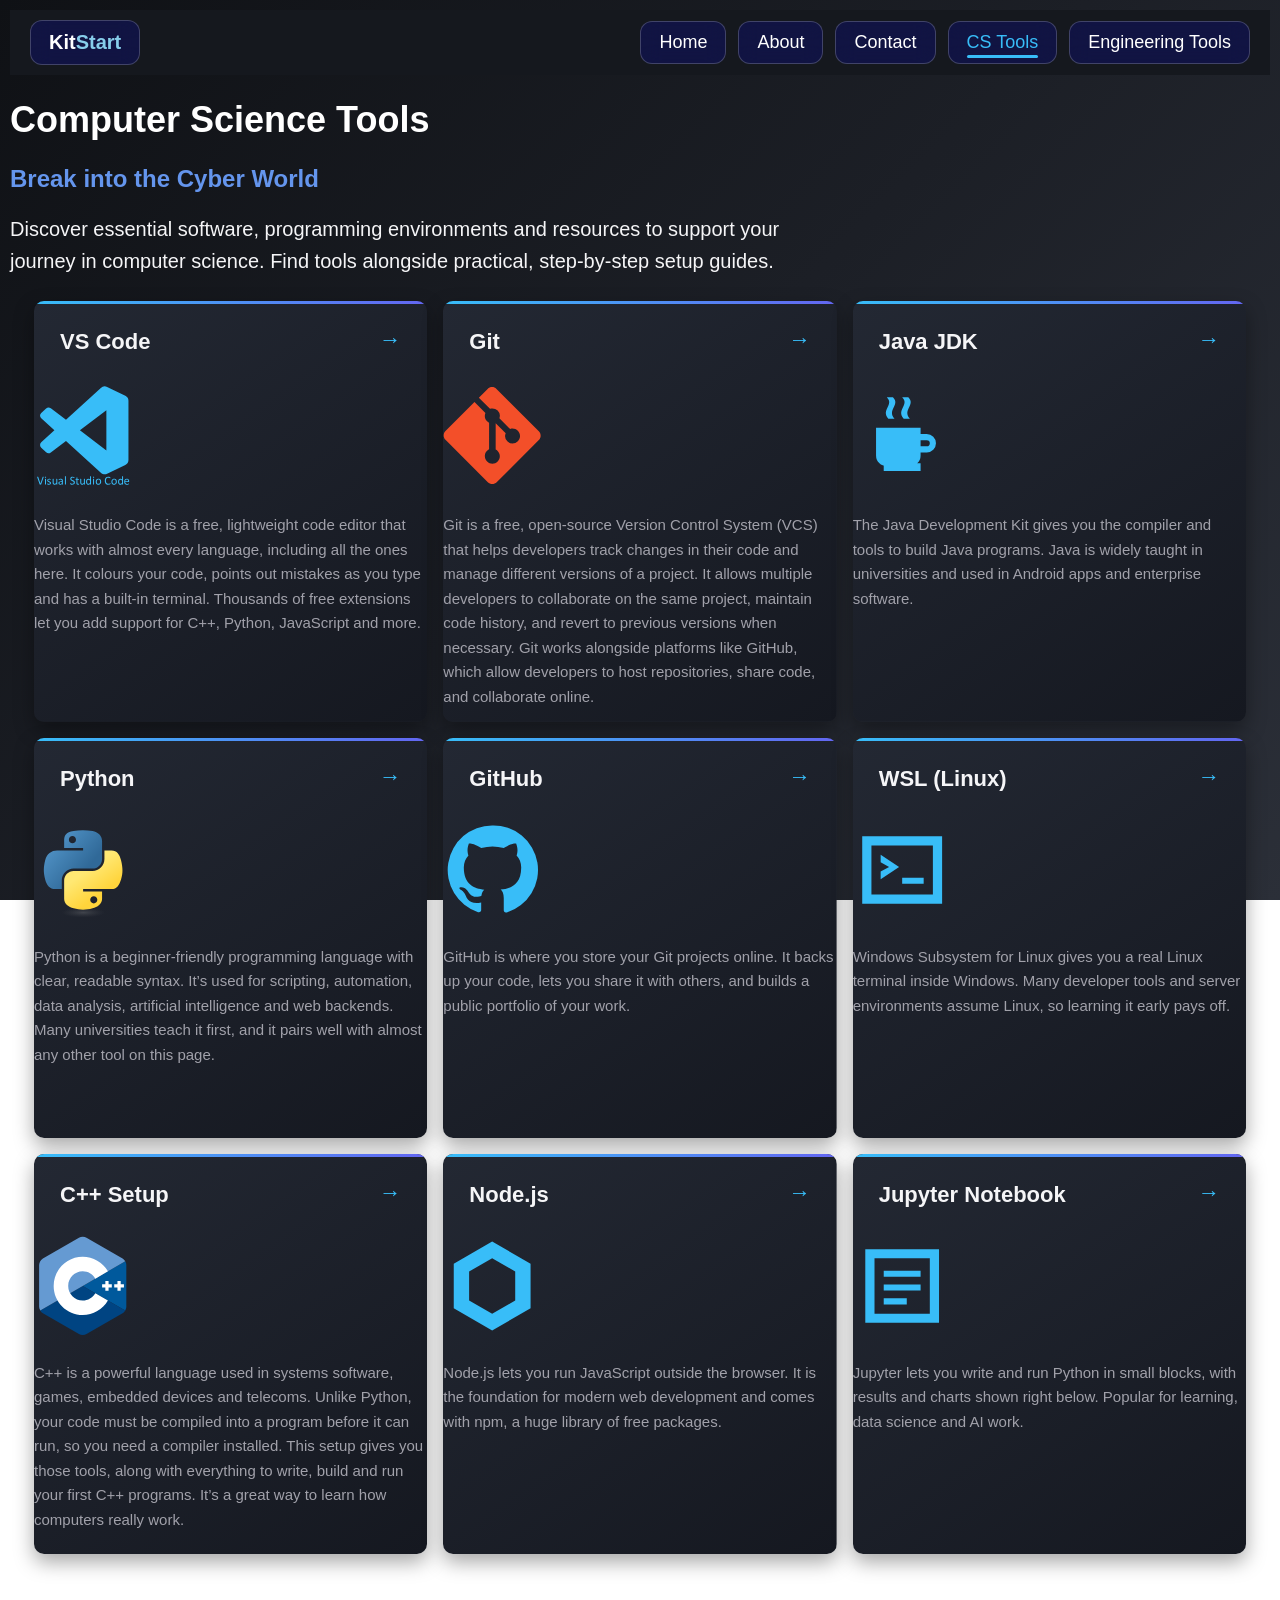
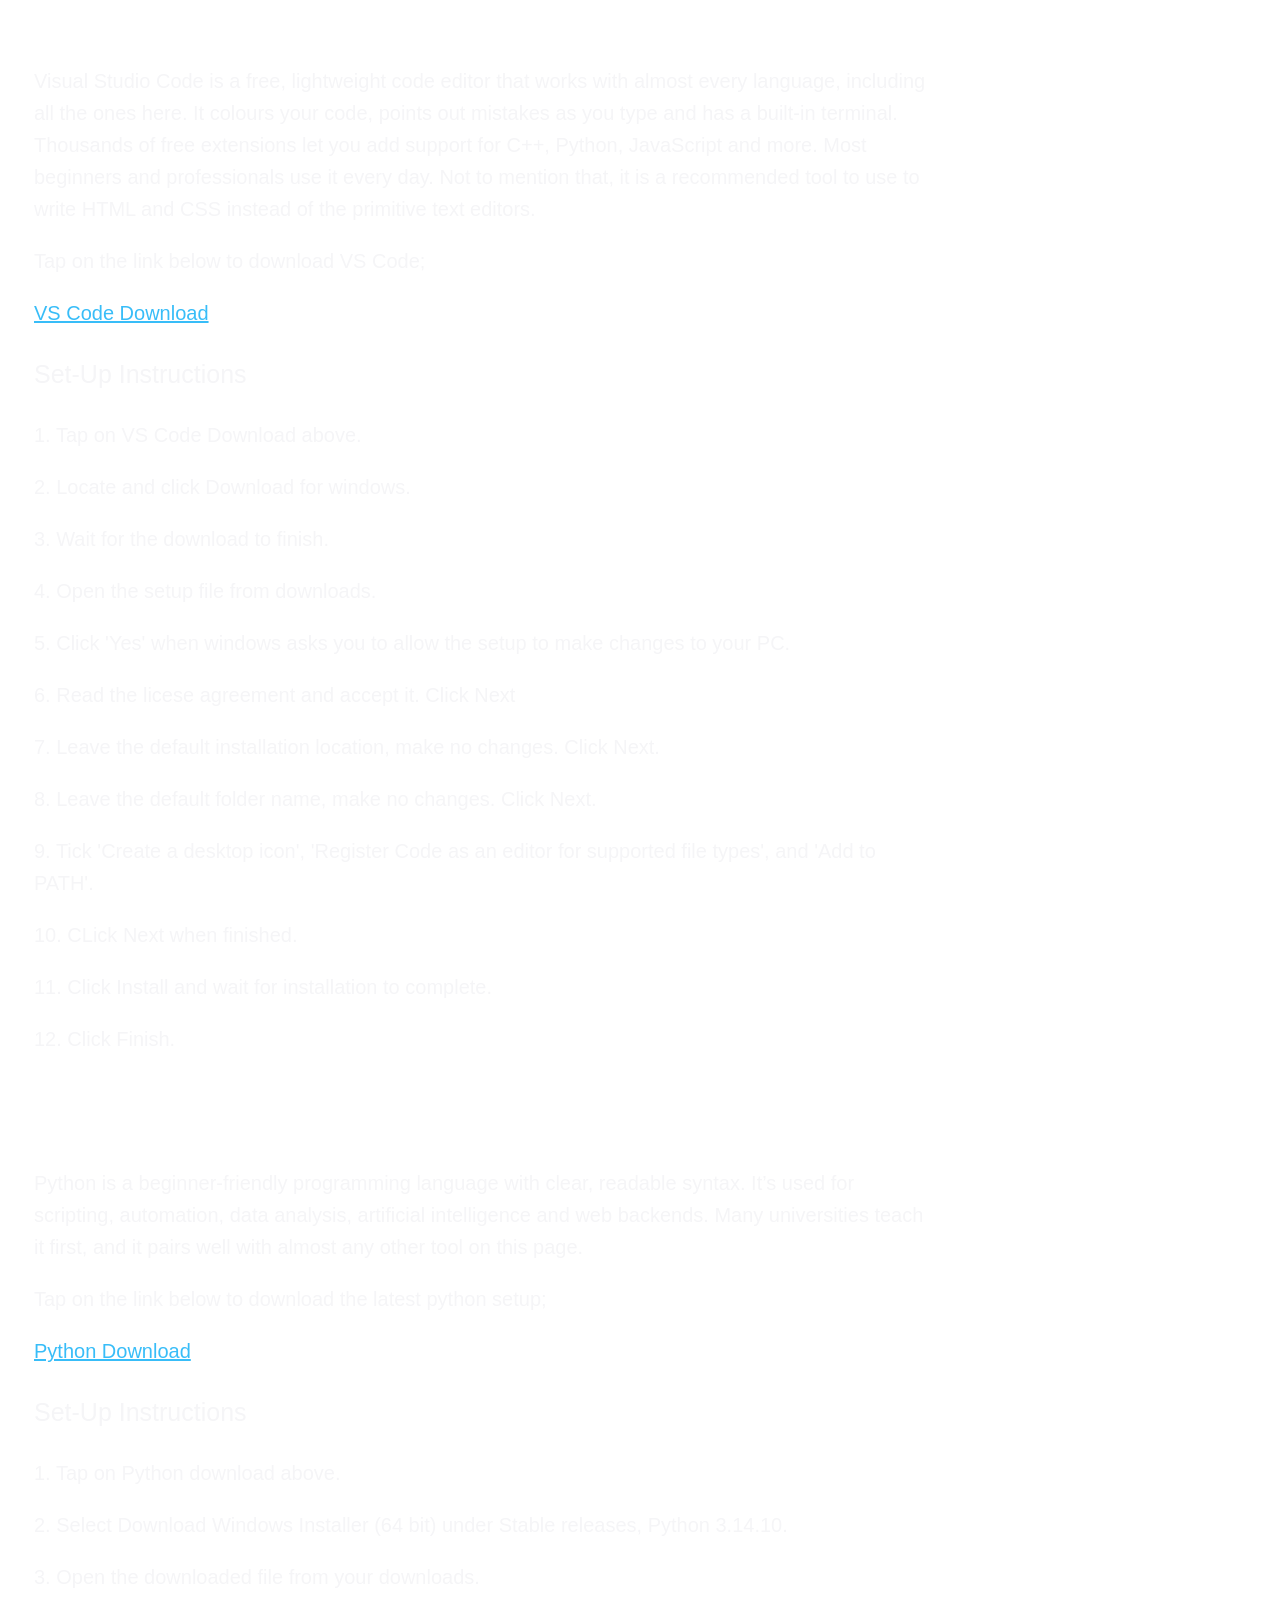
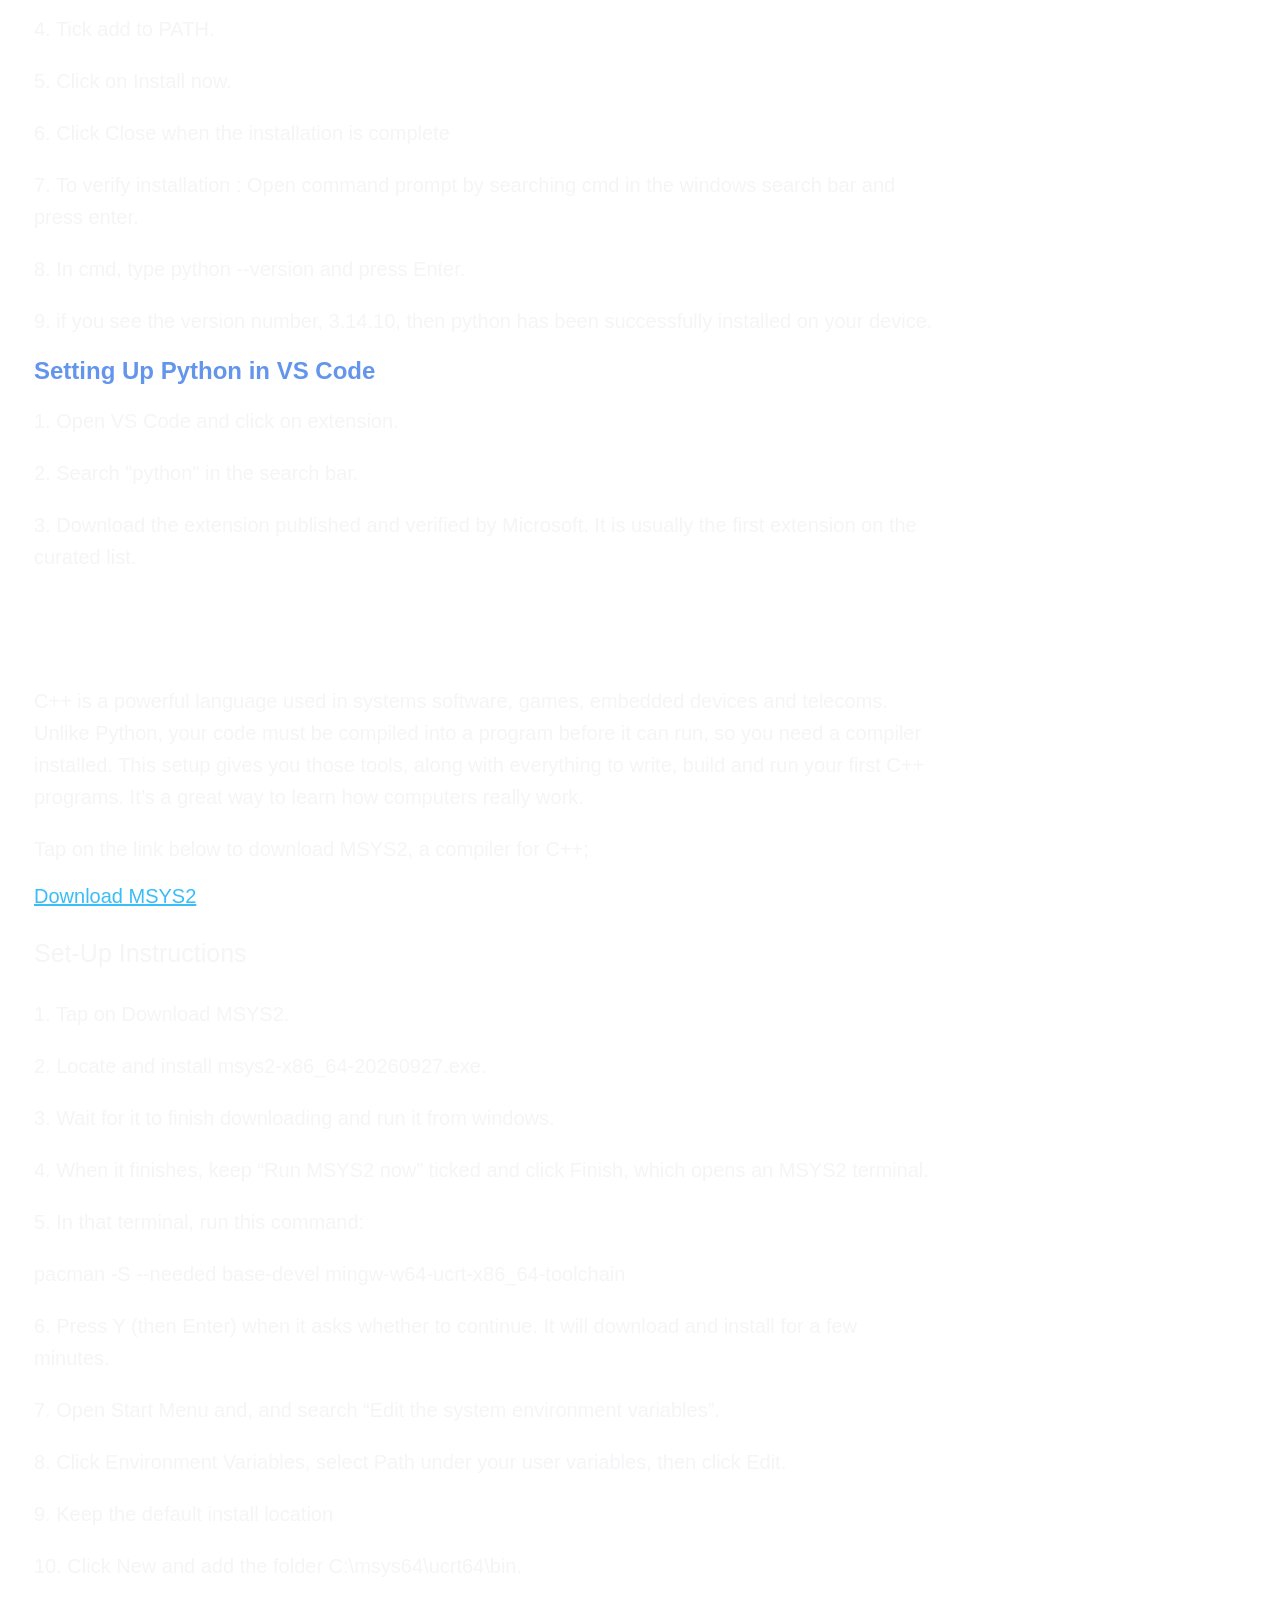
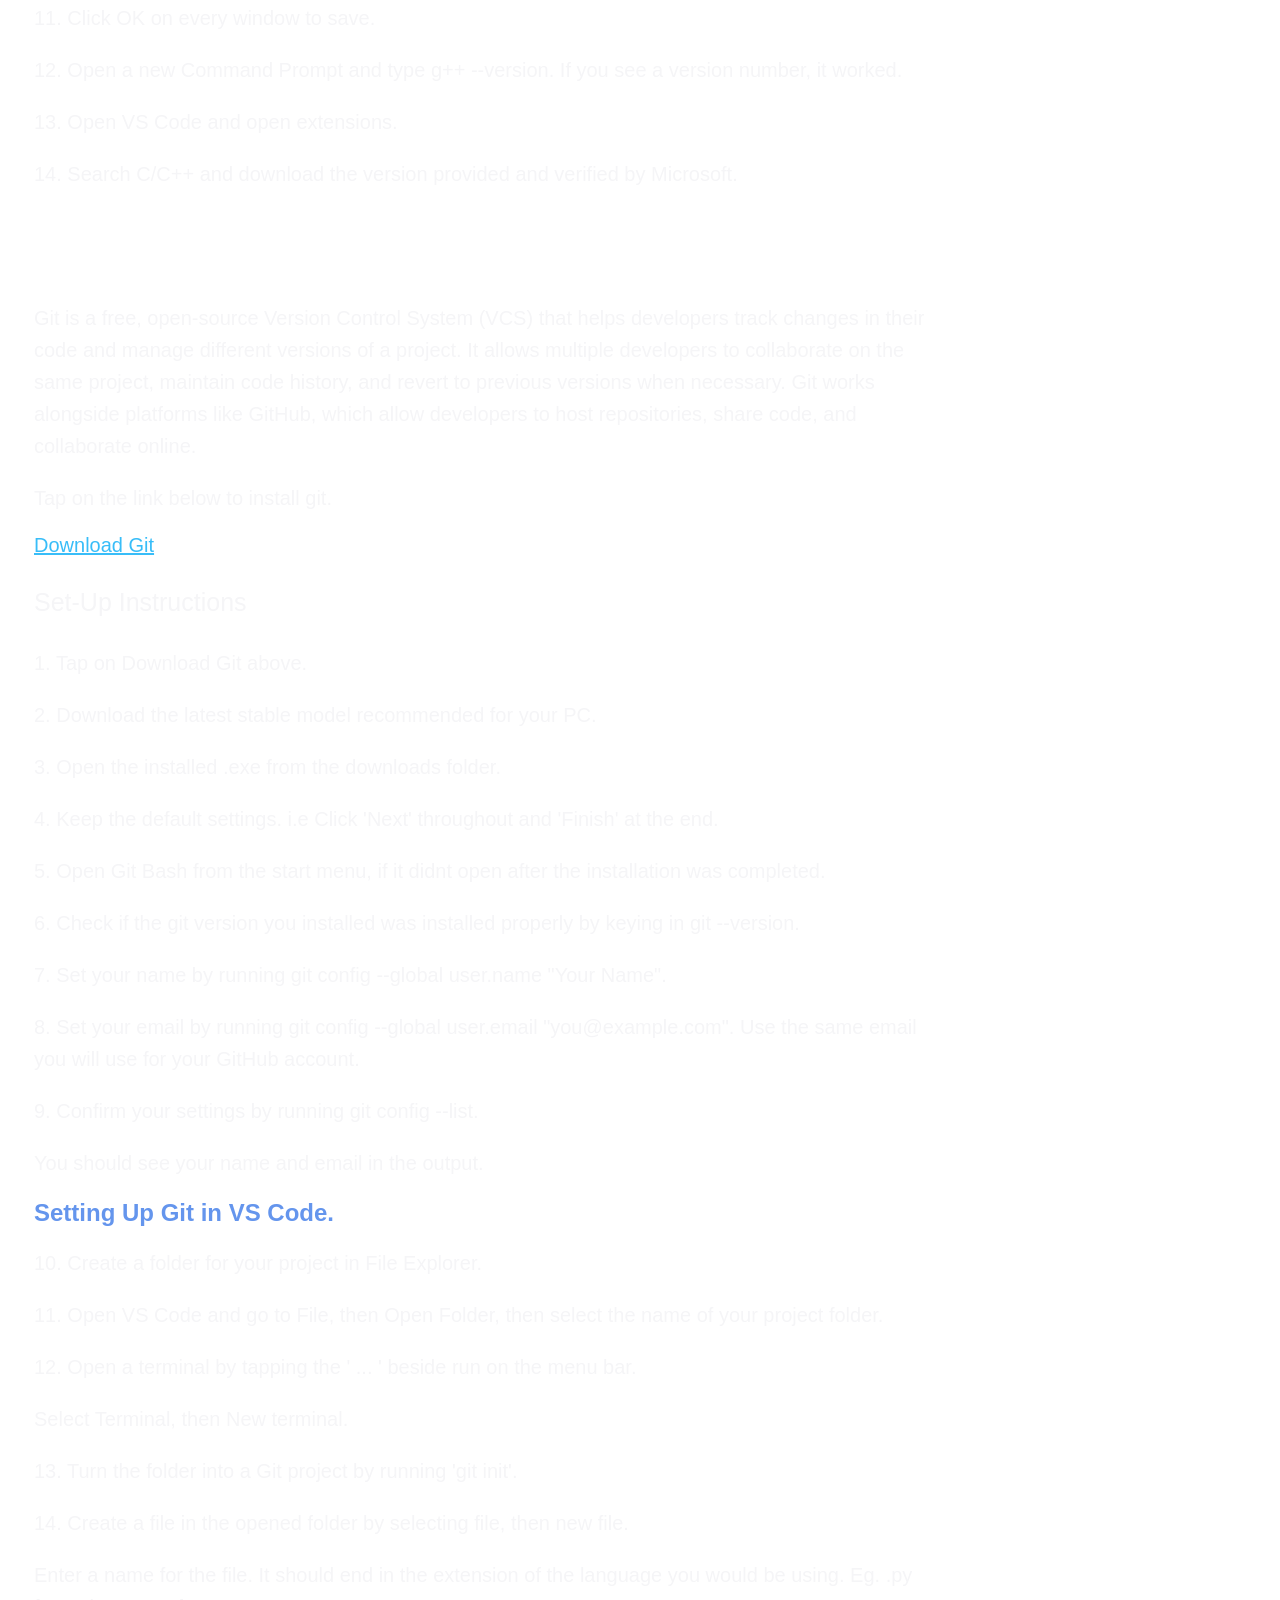
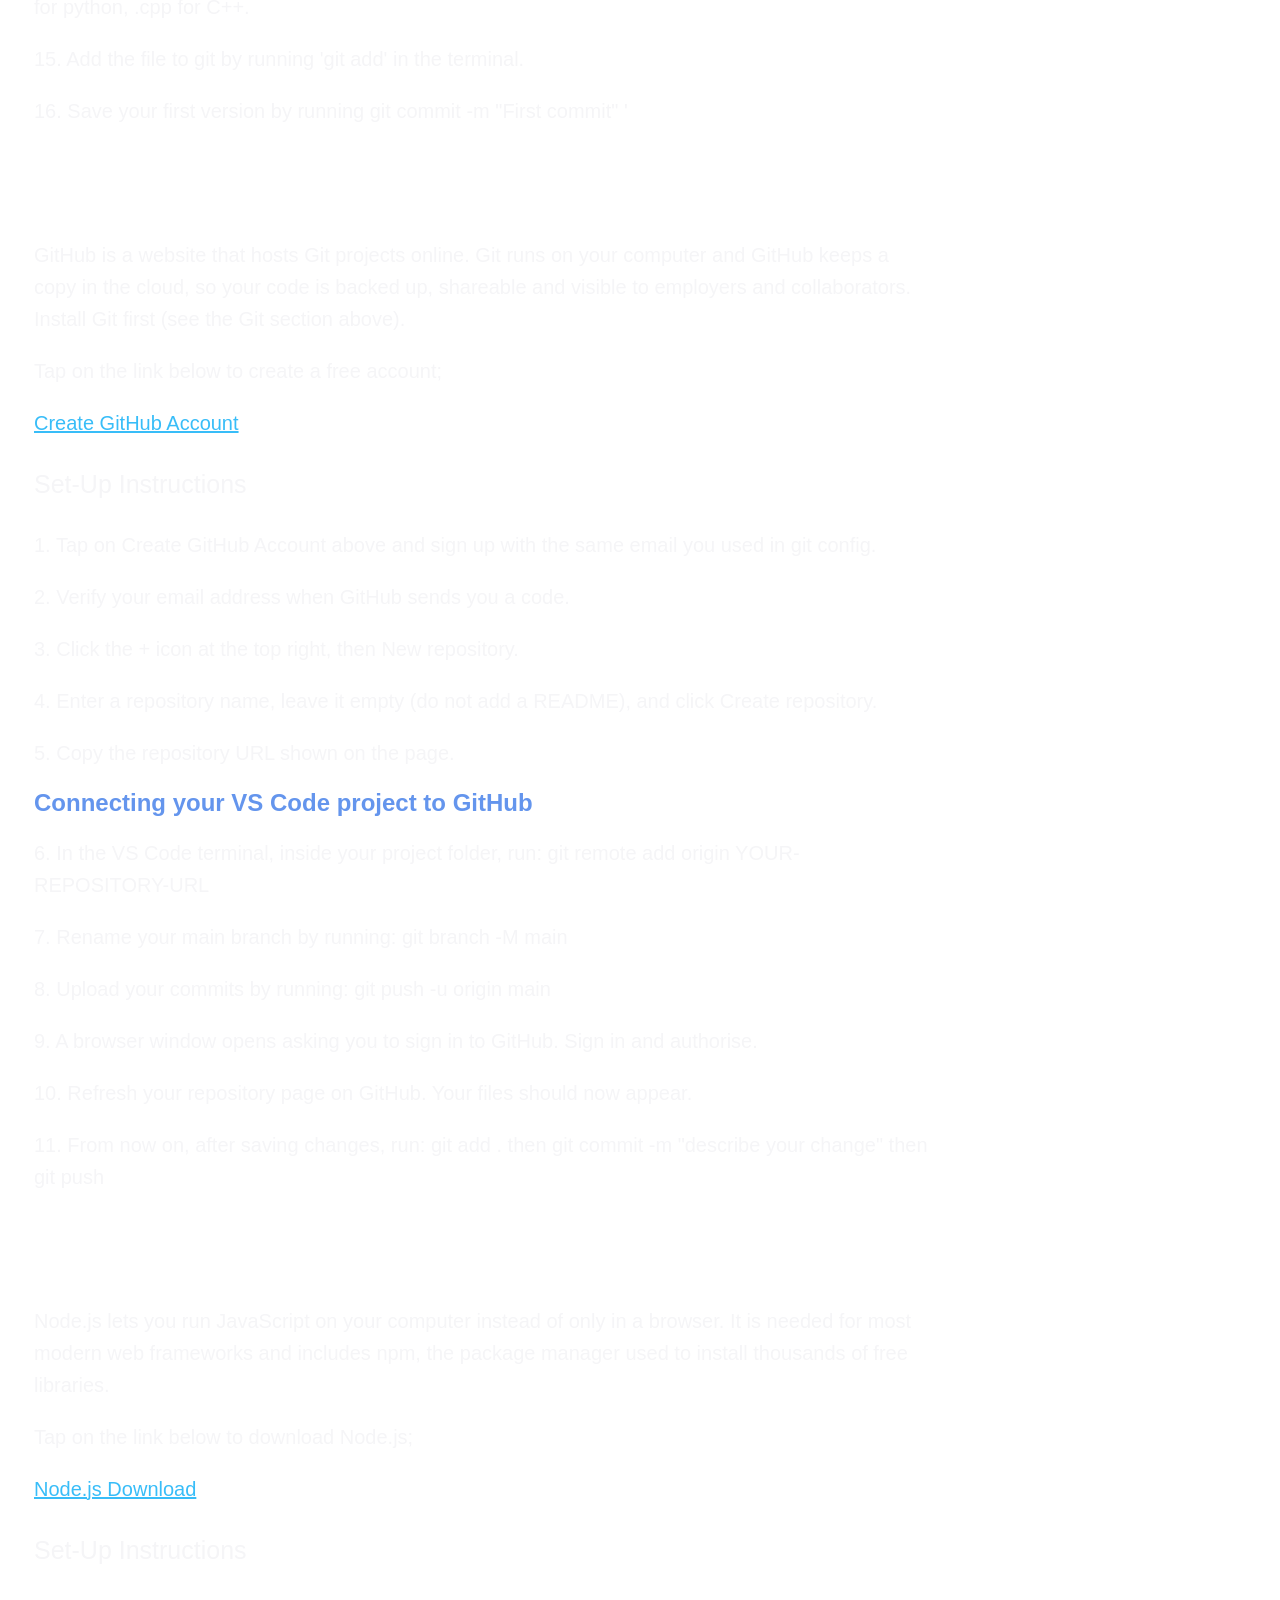
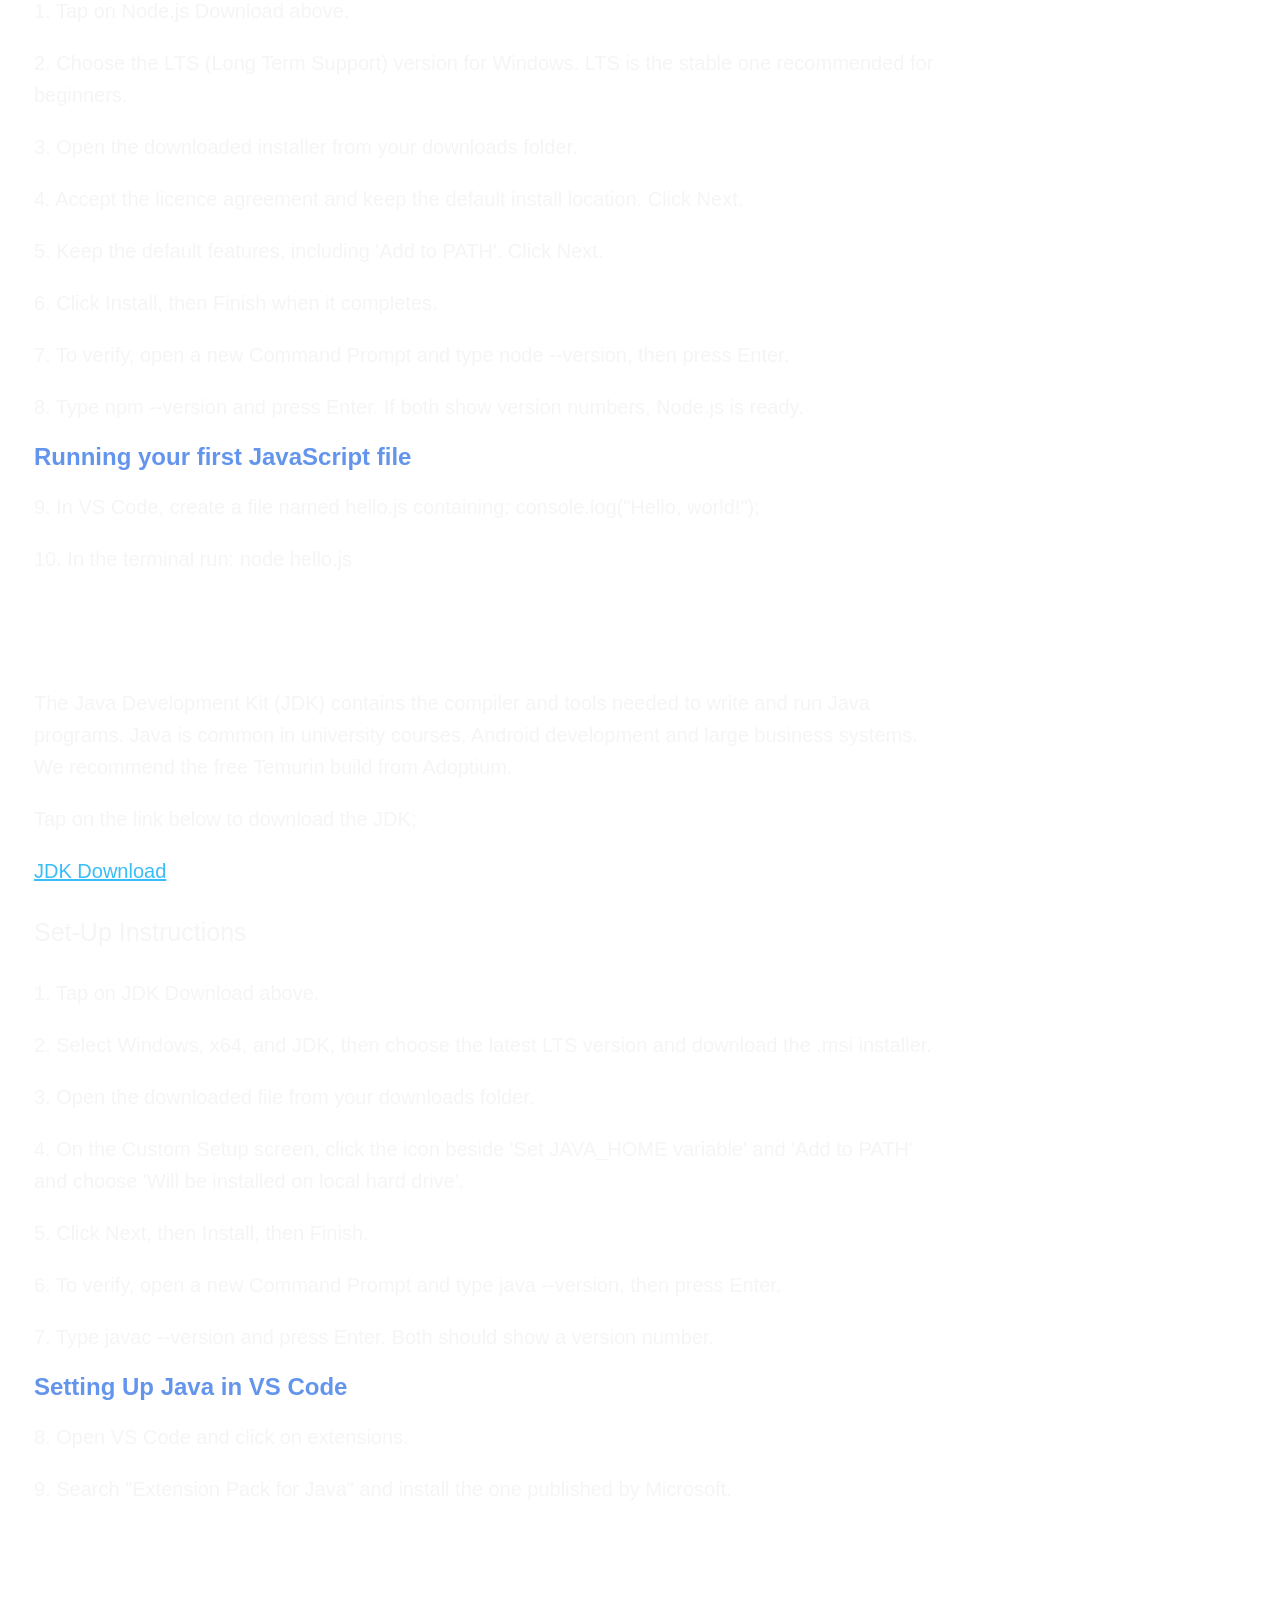
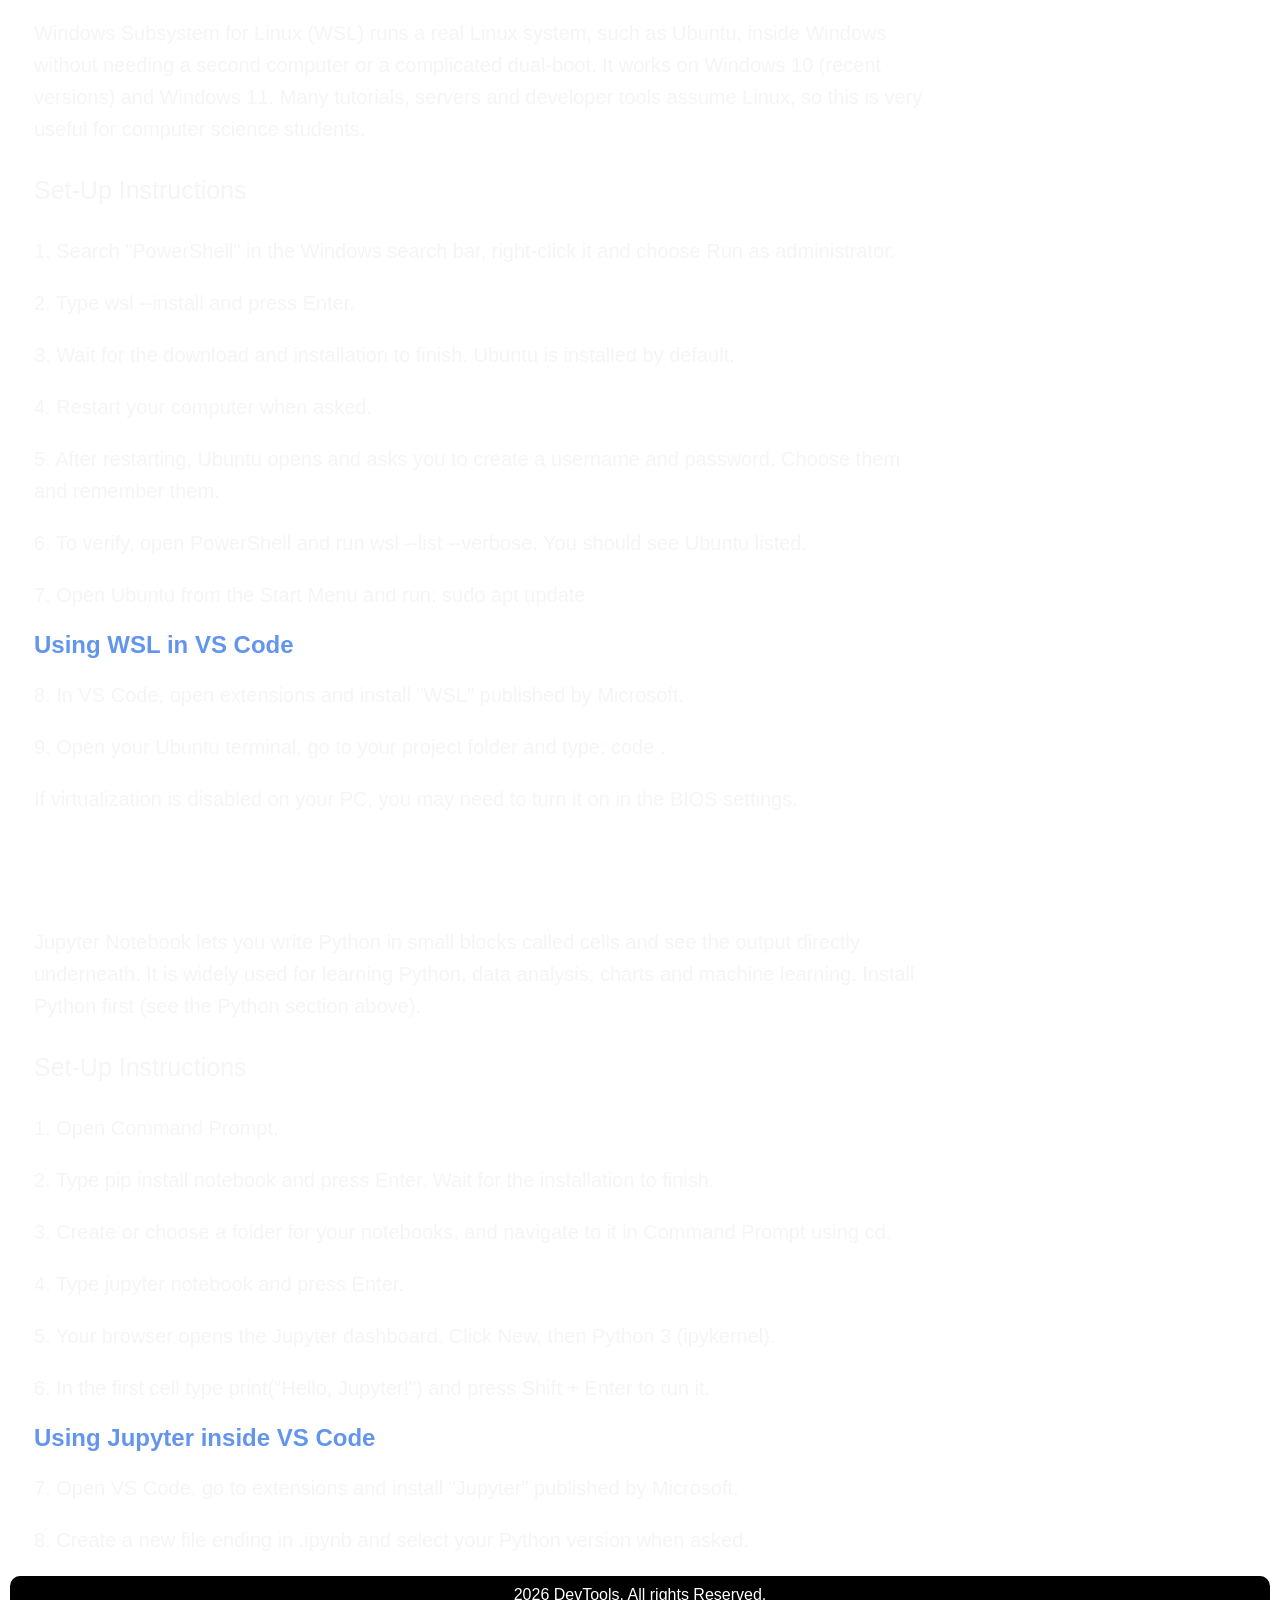
<file: devtoolsv.html>
<!DOCTYPE html>
<html lang="en">
<head>
    <meta charset="UTF-8">
    <meta name="viewport" content="width=device-width, initial-scale=1.0">
    <title>KitStart</title>
    <link rel="stylesheet" href="style.css"> 
    <link rel="icon" href="favicon.svg" type="image/svg+xml"> 
</head>
<body>
    <header>
     <nav class="navbar">
        <span class="logo">Kit<span class="accent">Start</span></span> 
         <div class="navlinks">
        <a href="index.html">Home</a>
        <a href="index.html#about">About</a>
        <a href="index.html#contact">Contact</a>
        <a href="devtoolsv.html" class="active">CS Tools</a>
        <a href="engtools.html">Engineering Tools</a>
         </div>
     </nav>    
    </header>
<h1> Computer Science Tools </h1>
    <h2> Break into the Cyber World </h2>
<p class="about"> Discover essential software, programming environments and resources to support your journey in computer science. Find tools alongside practical, step-by-step setup guides.</p>
<ul id="dt">
    <li>
        <a href="#vscode"> VS Code </a>
            <svg viewBox="0 0 128 128">
            <path fill-rule="evenodd" d="M35.206 124.461c-.35 0-.657.03-.916.088-.262.057-.479.15-.65.266-.159.106-.29.25-.379.421a1.287 1.287 0 0 0-.12.565c0 .362.117.654.346.87.235.214.558.32.974.32.33.003.654-.085.938-.253.29-.175.59-.437.91-.79v-1.487h-1.103zm35.719-3.068c-.329 0-.608.08-.837.238a1.796 1.796 0 0 0-.557.616 2.992 2.992 0 0 0-.313.864 5.08 5.08 0 0 0-.096.984c0 .35.025.695.084 1.037.053.337.149.636.283.898.133.263.315.476.537.633.224.158.503.238.845.238.17 0 .333-.026.49-.07.175-.054.342-.133.492-.234a3.7 3.7 0 0 0 .522-.425c.206-.202.4-.418.578-.646v-2.805c-.35-.433-.688-.762-1.013-.987a1.756 1.756 0 0 0-1.015-.34zm12.989-.03c-.384 0-.712.068-.987.205a1.805 1.805 0 0 0-.682.57 2.714 2.714 0 0 0-.397.878c-.09.363-.132.736-.127 1.109 0 .387.031.745.103 1.081.07.341.192.638.354.887.166.254.387.454.666.6.279.148.624.224 1.041.224.374 0 .703-.07.982-.204.28-.137.504-.325.683-.57.179-.24.313-.533.395-.874a4.647 4.647 0 0 0 .125-1.115c0-.38-.032-.738-.107-1.075a2.697 2.697 0 0 0-.35-.89 1.776 1.776 0 0 0-.659-.604c-.277-.146-.624-.222-1.04-.222zm-6.39-.965c.128 0 .237.004.32.013a.83.83 0 0 1 .195.05c.04.016.075.041.1.074a.182.182 0 0 1 .03.105v7.019a.172.172 0 0 1-.03.103.246.246 0 0 1-.1.075.877.877 0 0 1-.195.046c-.21.02-.422.02-.633 0a.91.91 0 0 1-.199-.045.202.202 0 0 1-.1-.075.205.205 0 0 1-.03-.104v-7.02a.234.234 0 0 1 .03-.104c.016-.029.05-.053.1-.074a.857.857 0 0 1 .2-.05c.083-.01.187-.013.312-.013zm-16.669 0c.125 0 .229.004.312.013a.497.497 0 0 1 .199.045.27.27 0 0 1 .107.075.192.192 0 0 1 .032.109v4.084c0 .412.028.74.087.987a1.918 1.918 0 0 0 .274.632c.12.174.275.309.462.404.188.095.409.145.658.145.32 0 .641-.111.962-.34.32-.23.658-.567 1.02-1.009v-4.904a.23.23 0 0 1 .025-.107.239.239 0 0 1 .104-.074.538.538 0 0 1 .2-.048c.078-.007.187-.011.316-.011.125 0 .23.003.312.012a.464.464 0 0 1 .196.045.3.3 0 0 1 .104.075.16.16 0 0 1 .033.109v7.019a.202.202 0 0 1-.025.103.206.206 0 0 1-.096.075.894.894 0 0 1-.18.045c-.192.022-.382.022-.572 0a.659.659 0 0 1-.18-.044.192.192 0 0 1-.092-.075.2.2 0 0 1-.02-.104v-.93c-.404.443-.8.762-1.186.967a2.547 2.547 0 0 1-1.186.304c-.467 0-.864-.08-1.183-.233a2.043 2.043 0 0 1-.775-.637 2.473 2.473 0 0 1-.424-.938 5.503 5.503 0 0 1-.128-1.294v-4.258c0-.043.007-.08.027-.109a.215.215 0 0 1 .105-.075.536.536 0 0 1 .203-.046c.084-.007.184-.011.31-.011zm-35.932 0c.126 0 .23.004.313.013a.497.497 0 0 1 .2.045.3.3 0 0 1 .103.075c.021.032.032.07.03.109v4.084c0 .412.029.74.092.987.057.249.149.458.27.632.125.174.28.309.466.404.188.095.405.145.653.145.325 0 .646-.111.967-.34.316-.23.657-.567 1.016-1.009v-4.904c0-.04.008-.078.028-.107a.215.215 0 0 1 .105-.074.497.497 0 0 1 .2-.048c.105-.01.21-.013.316-.011.121 0 .224.003.309.012a.475.475 0 0 1 .195.045.378.378 0 0 1 .108.075.192.192 0 0 1 .032.109v7.019a.172.172 0 0 1-.028.103.206.206 0 0 1-.096.075.77.77 0 0 1-.181.045 2.43 2.43 0 0 1-.572 0 .748.748 0 0 1-.18-.044c-.045-.022-.074-.047-.085-.075a.202.202 0 0 1-.027-.104v-.93c-.398.443-.795.762-1.186.967-.362.197-.77.302-1.183.304-.469 0-.861-.08-1.183-.233a2.089 2.089 0 0 1-.778-.637 2.608 2.608 0 0 1-.424-.938 5.726 5.726 0 0 1-.128-1.294v-4.258c0-.043.008-.08.028-.109a.239.239 0 0 1 .104-.075.537.537 0 0 1 .204-.046c.083-.007.187-.011.313-.011v-.001zm-9.95 0a3.2 3.2 0 0 1 .321.013.794.794 0 0 1 .192.05.233.233 0 0 1 .103.074c.022.033.03.066.03.105v7.019a.173.173 0 0 1-.03.103.233.233 0 0 1-.103.075.847.847 0 0 1-.192.046c-.21.02-.422.02-.632 0a.92.92 0 0 1-.2-.045.202.202 0 0 1-.1-.075.17.17 0 0 1-.03-.104v-7.02c0-.037.01-.073.03-.104.017-.029.05-.053.1-.074a.857.857 0 0 1 .2-.05c.082-.01.188-.013.312-.013zm68.99-.112c.58 0 1.083.086 1.512.258.413.159.78.415 1.07.75.288.327.499.724.645 1.194.142.467.213.995.213 1.582 0 .57-.075 1.098-.226 1.578a3.457 3.457 0 0 1-.673 1.244 3.059 3.059 0 0 1-1.125.817c-.45.195-.97.29-1.561.29-.579 0-1.082-.087-1.511-.257a2.707 2.707 0 0 1-1.07-.75 3.155 3.155 0 0 1-.642-1.19 5.526 5.526 0 0 1-.212-1.59c0-.575.075-1.099.225-1.582a3.368 3.368 0 0 1 .671-1.241 2.98 2.98 0 0 1 1.12-.812c.445-.195.97-.291 1.566-.291zm-49.145 0c.505 0 .934.059 1.287.175.355.112.641.279.858.504.216.22.375.49.474.82.1.328.15.711.15 1.148v4.733c0 .064-.02.109-.062.139a.433.433 0 0 1-.17.07c-.107.02-.213.028-.322.025a1.65 1.65 0 0 1-.324-.025.387.387 0 0 1-.175-.07c-.037-.03-.053-.075-.053-.139v-.703a3.471 3.471 0 0 1-1.03.767 2.739 2.739 0 0 1-1.193.27c-.371 0-.704-.046-1.004-.146a2.15 2.15 0 0 1-.762-.416 1.804 1.804 0 0 1-.49-.671 2.227 2.227 0 0 1-.176-.903c0-.394.079-.74.242-1.028.164-.298.402-.548.69-.728a3.416 3.416 0 0 1 1.109-.433 6.906 6.906 0 0 1 1.473-.142h.97v-.545c0-.271-.03-.513-.088-.72a1.259 1.259 0 0 0-.275-.517 1.23 1.23 0 0 0-.495-.312 2.291 2.291 0 0 0-.75-.109c-.315 0-.603.043-.852.118-.228.065-.451.149-.666.249-.188.087-.347.17-.476.245-.124.08-.22.117-.282.117a.189.189 0 0 1-.109-.034.254.254 0 0 1-.083-.091.416.416 0 0 1-.05-.162 1.125 1.125 0 0 1-.017-.214c0-.127.008-.232.03-.307a.479.479 0 0 1 .128-.216c.071-.067.191-.146.362-.238.176-.091.37-.174.597-.249a5.53 5.53 0 0 1 .73-.187c.266-.05.535-.075.804-.075zm-14.99 0c.187 0 .375.016.561.05.188.029.354.07.509.116a1.988 1.988 0 0 1 .624.295c.043.03.082.067.113.11a.426.426 0 0 1 .037.108c.01.037.017.083.025.14.01.148.01.296 0 .443a.487.487 0 0 1-.043.158c-.016.041-.036.074-.066.091a.156.156 0 0 1-.083.029c-.05 0-.116-.029-.202-.087a2.46 2.46 0 0 0-.341-.184 3.908 3.908 0 0 0-.497-.183 2.256 2.256 0 0 0-.653-.086 2.019 2.019 0 0 0-.576.074 1.119 1.119 0 0 0-.411.213.874.874 0 0 0-.242.32 1.017 1.017 0 0 0-.079.407c0 .2.05.371.155.509.103.141.24.262.407.365.163.1.354.196.566.28l.654.258c.22.087.437.187.653.296.217.108.409.242.576.394.166.16.298.346.398.563.1.22.155.48.155.783 0 .358-.067.679-.2.957a1.995 1.995 0 0 1-.566.712 2.525 2.525 0 0 1-.874.433 3.911 3.911 0 0 1-1.116.15c-.245 0-.487-.021-.712-.059a3.72 3.72 0 0 1-.607-.149 2.85 2.85 0 0 1-.459-.188 1.186 1.186 0 0 1-.27-.174.424.424 0 0 1-.126-.217 1.92 1.92 0 0 1-.025-.633.874.874 0 0 1 .043-.163.192.192 0 0 1 .062-.09.201.201 0 0 1 .099-.026c.059 0 .142.033.256.104.11.07.248.145.411.23.162.083.357.162.582.233.222.066.48.103.77.103.217 0 .416-.024.592-.07.165-.04.322-.11.461-.209a.906.906 0 0 0 .3-.345 1.11 1.11 0 0 0 .104-.5.826.826 0 0 0-.149-.499 1.54 1.54 0 0 0-.405-.358 3.547 3.547 0 0 0-.56-.279 65.496 65.496 0 0 1-.642-.25 7.673 7.673 0 0 1-.65-.304 2.39 2.39 0 0 1-.562-.407 1.89 1.89 0 0 1-.404-.576 1.962 1.962 0 0 1-.149-.802 1.886 1.886 0 0 1 .637-1.457c.214-.188.48-.341.8-.454a3.274 3.274 0 0 1 1.119-.175zm36.04-1.77c.128 0 .236.01.32.017a.806.806 0 0 1 .196.05c.04.018.074.047.1.083a.168.168 0 0 1 .032.1v1.67h1.8a.207.207 0 0 1 .112.029.217.217 0 0 1 .079.092.43.43 0 0 1 .05.166c.012.07.016.153.016.25 0 .187-.025.324-.07.408-.046.083-.11.124-.187.124h-1.8v3.914c0 .483.071.849.214 1.094.145.246.399.371.77.371.117 0 .223-.013.32-.033a3.975 3.975 0 0 0 .246-.075 1.545 1.545 0 0 0 .186-.074.343.343 0 0 1 .142-.034c.025 0 .05.005.074.017a.129.129 0 0 1 .055.074 1.212 1.212 0 0 1 .05.383c0 .15-.008.27-.03.358a.41.41 0 0 1-.095.196.626.626 0 0 1-.188.117 1.641 1.641 0 0 1-.282.091 7.373 7.373 0 0 1-.341.059 3.35 3.35 0 0 1-.358.02 2.77 2.77 0 0 1-.938-.14 1.513 1.513 0 0 1-.636-.438 1.788 1.788 0 0 1-.363-.742 4.387 4.387 0 0 1-.113-1.057v-4.1h-.98c-.08 0-.143-.042-.189-.125-.05-.084-.07-.221-.07-.409 0-.095.004-.179.017-.249a.957.957 0 0 1 .053-.166.194.194 0 0 1 .08-.092.207.207 0 0 1 .112-.03h.979v-1.669c0-.037.007-.071.024-.099a.245.245 0 0 1 .104-.085.778.778 0 0 1 .197-.05c.103-.01.207-.016.312-.016zm-51.06-.803c.145 0 .258.004.346.013a.847.847 0 0 1 .199.04.262.262 0 0 1 .104.084.637.637 0 0 1 .066.13l2.894 8.492h.008l2.814-8.476a.731.731 0 0 1 .053-.142.213.213 0 0 1 .11-.086.972.972 0 0 1 .22-.043c.253-.02.507-.016.758.009.092.013.154.037.187.075.038.038.05.088.043.158-.015.096-.04.189-.075.28l-3.289 9.37a.375.375 0 0 1-.087.142.375.375 0 0 1-.155.087 1.1 1.1 0 0 1-.25.042 4.896 4.896 0 0 1-.374.012c-.118 0-.217-.004-.304-.004a1.699 1.699 0 0 1-.378-.053.283.283 0 0 1-.114-.054.206.206 0 0 1-.075-.072.37.37 0 0 1-.05-.107l-3.3-9.372a1.044 1.044 0 0 1-.067-.28c0-.07.022-.12.066-.157a.485.485 0 0 1 .23-.072c.1-.009.241-.016.42-.016zm45.472-.1a4.18 4.18 0 0 1 1.311.216c.2.063.38.138.538.217.155.08.258.146.31.196a.58.58 0 0 1 .095.116c.018.034.031.07.036.109a.838.838 0 0 1 .025.162c.004.063.008.141.008.242 0 .091-.004.174-.012.245a1.43 1.43 0 0 1-.032.186.252.252 0 0 1-.069.109.166.166 0 0 1-.099.033c-.053 0-.146-.036-.266-.107a7.966 7.966 0 0 0-.45-.247 3.808 3.808 0 0 0-.629-.25 2.747 2.747 0 0 0-.816-.111c-.277 0-.524.037-.731.113a1.437 1.437 0 0 0-.512.298 1.164 1.164 0 0 0-.305.446 1.51 1.51 0 0 0-.104.545c0 .28.066.525.196.725.128.204.303.384.52.537.217.158.462.299.737.433.275.129.554.258.842.391.285.133.565.28.84.437.279.159.524.346.737.563.218.22.396.477.524.76.134.297.2.642.2 1.042 0 .474-.088.895-.263 1.266a2.739 2.739 0 0 1-.724.94 3.128 3.128 0 0 1-1.095.58c-.439.133-.895.198-1.353.195-.337 0-.65-.03-.937-.088a4.853 4.853 0 0 1-.774-.209 3.674 3.674 0 0 1-.565-.256 1.423 1.423 0 0 1-.321-.225.551.551 0 0 1-.134-.238 1.403 1.403 0 0 1-.042-.388c0-.116.005-.208.014-.282a.798.798 0 0 1 .049-.188.205.205 0 0 1 .074-.096.244.244 0 0 1 .113-.024c.072 0 .176.041.31.129.127.091.298.187.507.292.207.103.458.199.753.29.33.098.675.143 1.02.138.27.001.537-.038.795-.117a1.908 1.908 0 0 0 .624-.333c.175-.141.31-.316.405-.528a1.716 1.716 0 0 0 .141-.709 1.332 1.332 0 0 0-.196-.731 1.953 1.953 0 0 0-.516-.533 4.295 4.295 0 0 0-.729-.42l-.836-.392a9.15 9.15 0 0 1-.837-.441 3.49 3.49 0 0 1-.725-.571 2.673 2.673 0 0 1-.52-.766 2.624 2.624 0 0 1-.196-1.058c0-.42.075-.795.23-1.127.153-.33.366-.604.637-.829a2.846 2.846 0 0 1 .978-.512 4.11 4.11 0 0 1 1.22-.175zm27.251-.109c.3 0 .508.05.621.16.112.107.167.308.167.602 0 .305-.058.509-.17.616-.118.113-.326.168-.634.168-.298 0-.507-.055-.62-.163-.113-.104-.166-.308-.166-.604 0-.3.057-.507.17-.616.117-.108.325-.163.632-.163zm-62.548 0c.298 0 .507.05.62.16.108.107.165.308.165.602 0 .305-.057.509-.17.616-.116.113-.328.168-.632.168-.305 0-.508-.055-.62-.163-.113-.104-.167-.308-.167-.604 0-.3.054-.507.17-.616.113-.108.325-.163.633-.163zm58.606-.482c.129 0 .238.004.32.017.084.012.15.028.197.045a.236.236 0 0 1 .103.08.181.181 0 0 1 .039.108v10.387a.234.234 0 0 1-.03.107.214.214 0 0 1-.092.075 1.033 1.033 0 0 1-.179.043 2.157 2.157 0 0 1-.537 0 1.146 1.146 0 0 1-.18-.043.243.243 0 0 1-.098-.075.197.197 0 0 1-.034-.107v-.93c-.33.372-.719.689-1.15.938-.394.22-.83.333-1.306.333-.511 0-.954-.1-1.316-.3a2.451 2.451 0 0 1-.887-.812 3.615 3.615 0 0 1-.494-1.199 6.593 6.593 0 0 1-.155-1.458c0-.602.062-1.144.192-1.63.132-.488.324-.9.579-1.245.247-.338.572-.61.948-.792a2.94 2.94 0 0 1 1.304-.278 2.4 2.4 0 0 1 1.13.27c.34.18.677.446 1.01.791v-4.075c0-.038.008-.075.024-.109a.209.209 0 0 1 .105-.079c.164-.05.335-.072.507-.063zm-32.663-.033c.13 0 .235.004.317.016a.634.634 0 0 1 .195.046.226.226 0 0 1 .104.08c.022.028.03.065.03.108v10.42a.173.173 0 0 1-.03.103.264.264 0 0 1-.104.075.817.817 0 0 1-.195.046c-.21.02-.42.02-.63 0a.911.911 0 0 1-.198-.045.236.236 0 0 1-.105-.075.202.202 0 0 1-.025-.104v-10.421c0-.037.008-.075.025-.108a.213.213 0 0 1 .104-.079.76.76 0 0 1 .2-.047 2.185 2.185 0 0 1 .312-.016zm71.7 4.404c-.33 0-.608.08-.837.238a1.797 1.797 0 0 0-.557.616 3.013 3.013 0 0 0-.313.864 5.162 5.162 0 0 0-.095.984c0 .35.024.695.083 1.037.053.337.146.636.282.898.133.264.314.476.537.633.225.158.504.238.842.238.175 0 .337-.026.496-.07.173-.055.337-.134.487-.234.166-.108.34-.25.524-.425s.374-.391.579-.646v-2.805c-.35-.432-.687-.762-1.013-.987a1.774 1.774 0 0 0-1.014-.34zm-8.305-.03c-.384 0-.712.068-.986.205a1.807 1.807 0 0 0-.683.57 2.611 2.611 0 0 0-.396.878c-.09.363-.133.736-.129 1.109 0 .387.033.745.104 1.081.071.342.191.638.353.887.168.254.388.454.667.6.28.148.624.224 1.036.224.38 0 .708-.07.987-.204a1.85 1.85 0 0 0 .682-.57c.18-.24.31-.533.397-.874.086-.365.128-.74.125-1.115a5.198 5.198 0 0 0-.11-1.075 2.713 2.713 0 0 0-.349-.89 1.754 1.754 0 0 0-.66-.604c-.276-.146-.626-.222-1.038-.222zm16.432-.07a1.912 1.912 0 0 0-.838.18 1.844 1.844 0 0 0-.603.473 2.183 2.183 0 0 0-.38.692 2.97 2.97 0 0 0-.148.824h3.829c.017-.675-.133-1.208-.45-1.59-.315-.387-.786-.579-1.41-.579zm.066-1.007c.554 0 1.02.092 1.407.266.369.164.697.409.96.716.247.296.43.65.547 1.05.118.42.177.854.175 1.29v.238c0 .199-.05.345-.154.431a.529.529 0 0 1-.346.126h-4.624c0 .391.041.74.119 1.053.077.313.209.583.392.803.184.224.421.396.712.516.292.122.65.18 1.074.18a4.692 4.692 0 0 0 1.57-.266c.192-.067.35-.13.47-.183a.778.778 0 0 1 .28-.08c.037 0 .07.009.1.025a.218.218 0 0 1 .066.083.911.911 0 0 1 .033.15c.016.138.017.278.004.416a1.091 1.091 0 0 1-.022.134.347.347 0 0 1-.107.191.973.973 0 0 1-.254.142 3.316 3.316 0 0 1-.546.192 8.168 8.168 0 0 1-.774.166 5.68 5.68 0 0 1-.941.075c-.579 0-1.082-.08-1.515-.241a2.857 2.857 0 0 1-1.099-.716 3.144 3.144 0 0 1-.67-1.196c-.15-.48-.225-1.032-.225-1.669 0-.604.08-1.144.233-1.624.14-.45.37-.868.674-1.228a3 3 0 0 1 1.066-.77 3.484 3.484 0 0 1 1.395-.27zm-16.448 0c.58 0 1.082.086 1.51.258.412.16.78.417 1.07.75.289.327.5.724.647 1.194.14.467.212.995.212 1.582 0 .57-.075 1.098-.224 1.578a3.44 3.44 0 0 1-.676 1.245 3.053 3.053 0 0 1-1.124.816c-.45.195-.97.29-1.56.29-.58 0-1.083-.087-1.512-.257a2.705 2.705 0 0 1-1.07-.75 3.155 3.155 0 0 1-.641-1.19 5.497 5.497 0 0 1-.213-1.59c0-.575.075-1.099.226-1.582a3.37 3.37 0 0 1 .67-1.24 3.003 3.003 0 0 1 1.12-.813c.445-.195.966-.291 1.566-.291zm-7.739-2.648c.291 0 .575.025.849.08.28.053.533.124.767.207.232.083.44.18.623.288.184.107.31.198.38.27a.81.81 0 0 1 .133.159c.026.039.043.083.053.129a1.993 1.993 0 0 1 .026.682.693.693 0 0 1-.046.183.246.246 0 0 1-.074.109.15.15 0 0 1-.105.037c-.074 0-.175-.05-.309-.154a4.795 4.795 0 0 0-.503-.332 3.902 3.902 0 0 0-.753-.339 3.347 3.347 0 0 0-1.062-.15c-.45 0-.858.088-1.228.267a2.613 2.613 0 0 0-.945.792 3.916 3.916 0 0 0-.607 1.278 6.337 6.337 0 0 0-.218 1.719c0 .637.072 1.203.21 1.694.14.49.336.903.595 1.232.262.329.578.58.953.75.379.166.803.253 1.277.253.405 0 .754-.05 1.054-.149.267-.084.525-.194.77-.33a6.05 6.05 0 0 0 .52-.332c.137-.1.246-.15.32-.15a.178.178 0 0 1 .097.025c.028.022.05.053.061.087.02.06.032.121.039.183.004.08.007.18.007.299 0 .085 0 .155-.003.218a1.31 1.31 0 0 1-.03.162.434.434 0 0 1-.05.125.655.655 0 0 1-.108.133 2.125 2.125 0 0 1-.329.238 3.666 3.666 0 0 1-.62.312 4.831 4.831 0 0 1-.85.258 4.883 4.883 0 0 1-1.048.104 4.632 4.632 0 0 1-1.774-.325 3.571 3.571 0 0 1-1.349-.97c-.374-.425-.658-.948-.858-1.577-.202-.625-.298-1.35-.298-2.165 0-.837.103-1.582.32-2.236.191-.609.5-1.175.907-1.665a3.88 3.88 0 0 1 1.403-1.041 4.387 4.387 0 0 1 1.803-.358zm18.66-.616c.127 0 .236.004.319.017a1.018 1.018 0 0 1 .195.046.262.262 0 0 1 .104.078.181.181 0 0 1 .038.11v10.386a.239.239 0 0 1-.029.107.207.207 0 0 1-.096.075.891.891 0 0 1-.175.043 2.149 2.149 0 0 1-.536 0 1.164 1.164 0 0 1-.18-.043.248.248 0 0 1-.1-.075.193.193 0 0 1-.032-.107v-.93a4.776 4.776 0 0 1-1.15.938 2.654 2.654 0 0 1-1.307.333c-.512 0-.953-.1-1.316-.3a2.458 2.458 0 0 1-.886-.812 3.609 3.609 0 0 1-.496-1.199 6.572 6.572 0 0 1-.154-1.458c0-.602.063-1.144.192-1.63.134-.488.325-.9.579-1.245.247-.338.572-.61.949-.792a2.944 2.944 0 0 1 1.303-.278c.412 0 .786.092 1.127.27.341.18.68.446 1.013.791v-4.075a.26.26 0 0 1 .024-.109c.016-.034.054-.058.105-.079.065-.02.132-.035.2-.045a2.1 2.1 0 0 1 .308-.017zm-25.813-3.005c1.812.706 3.88.661 5.71-.22l23.697-11.403a7.194 7.194 0 0 0 4.073-6.482V18.594a7.195 7.195 0 0 0-4.073-6.483L95.188.708a7.166 7.166 0 0 0-8.175 1.393L41.647 43.489l-19.76-15a4.79 4.79 0 0 0-6.12.272l-6.339 5.766a4.798 4.798 0 0 0-.005 7.091L26.56 57.253 9.423 72.887a4.798 4.798 0 0 0 .005 7.093l6.338 5.765a4.79 4.79 0 0 0 6.12.272l19.76-15 45.366 41.388a7.166 7.166 0 0 0 2.467 1.612zm4.722-82.893-34.42 26.129L94.2 83.382Z" clip-rule="evenodd"></path>
            </svg>
        
         <span class="cardtext">
            <p><span class="card-desc"> Visual Studio Code is a free, lightweight code editor that works with almost every language, including all the ones here. It colours your code, points out mistakes as you type and has a built-in terminal. Thousands of free extensions let you add support for C++, Python, JavaScript and more. </span></p>
           </span>   
    </li>
    <li>
        <a href="#python"> Python </a>
           
            <svg viewBox="0 0 128 128">
            <linearGradient id="python-original-a" gradientUnits="userSpaceOnUse" x1="70.252" y1="1237.476" x2="170.659" y2="1151.089" gradientTransform="matrix(.563 0 0 -.568 -29.215 707.817)"><stop offset="0" stop-color="#5A9FD4"></stop><stop offset="1" stop-color="#306998"></stop></linearGradient><linearGradient id="python-original-b" gradientUnits="userSpaceOnUse" x1="209.474" y1="1098.811" x2="173.62" y2="1149.537" gradientTransform="matrix(.563 0 0 -.568 -29.215 707.817)"><stop offset="0" stop-color="#FFD43B"></stop><stop offset="1" stop-color="#FFE873"></stop></linearGradient><path fill="url(#python-original-a)" d="M63.391 1.988c-4.222.02-8.252.379-11.8 1.007-10.45 1.846-12.346 5.71-12.346 12.837v9.411h24.693v3.137H29.977c-7.176 0-13.46 4.313-15.426 12.521-2.268 9.405-2.368 15.275 0 25.096 1.755 7.311 5.947 12.519 13.124 12.519h8.491V67.234c0-8.151 7.051-15.34 15.426-15.34h24.665c6.866 0 12.346-5.654 12.346-12.548V15.833c0-6.693-5.646-11.72-12.346-12.837-4.244-.706-8.645-1.027-12.866-1.008zM50.037 9.557c2.55 0 4.634 2.117 4.634 4.721 0 2.593-2.083 4.69-4.634 4.69-2.56 0-4.633-2.097-4.633-4.69-.001-2.604 2.073-4.721 4.633-4.721z" transform="translate(0 10.26)"></path><path fill="url(#python-original-b)" d="M91.682 28.38v10.966c0 8.5-7.208 15.655-15.426 15.655H51.591c-6.756 0-12.346 5.783-12.346 12.549v23.515c0 6.691 5.818 10.628 12.346 12.547 7.816 2.297 15.312 2.713 24.665 0 6.216-1.801 12.346-5.423 12.346-12.547v-9.412H63.938v-3.138h37.012c7.176 0 9.852-5.005 12.348-12.519 2.578-7.735 2.467-15.174 0-25.096-1.774-7.145-5.161-12.521-12.348-12.521h-9.268zM77.809 87.927c2.561 0 4.634 2.097 4.634 4.692 0 2.602-2.074 4.719-4.634 4.719-2.55 0-4.633-2.117-4.633-4.719 0-2.595 2.083-4.692 4.633-4.692z" transform="translate(0 10.26)"></path><radialGradient id="python-original-c" cx="1825.678" cy="444.45" r="26.743" gradientTransform="matrix(0 -.24 -1.055 0 532.979 557.576)" gradientUnits="userSpaceOnUse"><stop offset="0" stop-color="#B8B8B8" stop-opacity=".498"></stop><stop offset="1" stop-color="#7F7F7F" stop-opacity="0"></stop></radialGradient><path opacity=".444" fill="url(#python-original-c)" d="M97.309 119.597c0 3.543-14.816 6.416-33.091 6.416-18.276 0-33.092-2.873-33.092-6.416 0-3.544 14.815-6.417 33.092-6.417 18.275 0 33.091 2.872 33.091 6.417z"></path>
            </svg>
          
        <span class="cardtext">
         <p> <span class="card-desc"> Python is a beginner-friendly programming language with clear, readable syntax. It’s used for scripting, automation, data analysis, artificial intelligence and web backends. Many universities teach it first, and it pairs well with almost any other tool on this page.</p> </span>
        </span>


    </li >
    <li>
        <a href="#cpp"> C++ Setup </a>
          
        
            <svg viewBox="0 0 128 128">
            
  <path fill="#00599c" d="M118.766 95.82c.89-1.543 1.441-3.28 1.441-4.843V36.78c0-1.558-.55-3.297-1.441-4.84l-55.32 31.94Zm0 0"></path>
  <path fill="#004482" d="m68.36 126.586 46.933-27.094c1.352-.781 2.582-2.129 3.473-3.672l-55.32-31.94L8.12 95.82c.89 1.543 2.121 2.89 3.473 3.672l46.933 27.094c2.703 1.562 7.13 1.562 9.832 0Zm0 0"></path>
  <path fill="#659ad2" d="M118.766 31.941c-.891-1.546-2.121-2.894-3.473-3.671L68.359 1.172c-2.703-1.563-7.129-1.563-9.832 0L11.594 28.27C8.89 29.828 6.68 33.66 6.68 36.78v54.196c0 1.562.55 3.3 1.441 4.843L63.445 63.88Zm0 0"></path>
  <path fill="#fff" d="M63.445 26.035c-20.867 0-37.843 16.977-37.843 37.844s16.976 37.844 37.843 37.844c13.465 0 26.024-7.247 32.77-18.91L79.84 73.335c-3.38 5.84-9.66 9.465-16.395 9.465-10.433 0-18.922-8.488-18.922-18.922 0-10.434 8.49-18.922 18.922-18.922 6.73 0 13.017 3.629 16.39 9.465l16.38-9.477c-6.75-11.664-19.305-18.91-32.77-18.91zM92.88 57.57v4.207h-4.207v4.203h4.207v4.207h4.203V65.98h4.203v-4.203h-4.203V57.57H92.88zm15.766 0v4.207h-4.204v4.203h4.204v4.207h4.207V65.98h4.203v-4.203h-4.203V57.57h-4.207z"></path>

            </svg>
          <span class="cardtext">
            <p><span class="card-desc"> C++ is a powerful language used in systems software, games, embedded devices and telecoms. Unlike Python, your code must be compiled into a program before it can run, so you need a compiler installed. This setup gives you those tools, along with everything to write, build and run your first C++ programs. It’s a great way to learn how computers really work. </span></p>
          </span>
    </li>
    <li>
        <a href="#git"> Git </a>
                      <svg viewBox="0 0 128 128">
            <path fill="#F34F29" d="M124.742 58.378L69.625 3.264c-3.172-3.174-8.32-3.174-11.497 0L46.685 14.71l14.518 14.518c3.375-1.139 7.243-.375 9.932 2.314a9.66 9.66 0 012.293 9.993L87.42 55.529c3.385-1.167 7.292-.413 9.994 2.295 3.78 3.777 3.78 9.9 0 13.679a9.673 9.673 0 01-13.683 0 9.677 9.677 0 01-2.105-10.521L68.578 47.933l-.002 34.341a9.708 9.708 0 012.559 1.828c3.779 3.777 3.779 9.898 0 13.683-3.779 3.777-9.904 3.777-13.679 0-3.778-3.784-4.088-9.905-.311-13.683.934-.933 1.855-1.638 2.855-2.11V47.333c-1-.472-1.92-1.172-2.856-2.111-2.861-2.86-3.396-7.06-1.928-10.576L40.983 20.333 3.229 58.123c-3.175 3.177-3.155 8.325.02 11.5l55.126 55.114c3.173 3.174 8.325 3.174 11.503 0l54.86-54.858c3.175-3.176 3.178-8.327.004-11.501z"></path>
            </svg>
            <span class="cardtext">
                <p><span class="card-desc"> Git is a free, open-source Version Control System (VCS) that helps developers track changes in their code and manage different versions of a project. It allows multiple developers to collaborate on the same project, maintain code history, and revert to previous versions when necessary. Git works alongside platforms like GitHub, which allow developers to host repositories, share code, and collaborate online. </span></p>
            </span>  

    </li>

        <li>
        <a href="#github"> GitHub </a>
        <svg viewBox="0 0 128 128"><path fill-rule="evenodd" d="M64 6a58 58 0 0 0-18.3 113c2.9.5 4-1.3 4-2.8v-9.8c-16.2 3.5-19.6-7.8-19.6-7.8-2.6-6.7-6.5-8.5-6.5-8.5-5.3-3.6.4-3.5.4-3.5 5.9.4 9 6 9 6 5.2 8.9 13.7 6.3 17 4.8.5-3.8 2-6.3 3.7-7.8-13-1.5-26.6-6.5-26.6-28.9 0-6.4 2.3-11.6 6-15.7-.6-1.5-2.6-7.4.6-15.5 0 0 4.9-1.6 16.1 6a55.500 55.500 0 0 1 29.300 0c11.200-7.600 16.100-6 16.100-6 3.200 8.100 1.200 14 .6 15.500 3.800 4.100 6 9.300 6 15.700 0 22.500-13.700 27.400-26.700 28.800 2.100 1.800 4 5.400 4 10.900v16.100c0 1.600 1.100 3.400 4 2.800A58 58 0 0 0 64 6z"></path></svg>
        <span class="cardtext"><p><span class="card-desc"> GitHub is where you store your Git projects online. It backs up your code, lets you share it with others, and builds a public portfolio of your work. </span></p></span>
    </li>
    <li>
        <a href="#nodejs"> Node.js </a>
        <svg viewBox="0 0 128 128"><path fill-rule="evenodd" d="M64 6 114 35V93L64 122 14 93V35zM64 28 34 45V83L64 100 94 83V45z"></path></svg>
        <span class="cardtext"><p><span class="card-desc"> Node.js lets you run JavaScript outside the browser. It is the foundation for modern web development and comes with npm, a huge library of free packages. </span></p></span>
    </li>
    <li>
        <a href="#java"> Java JDK </a>
        <svg viewBox="0 0 128 128"><path d="M40 100h48v10H40zM30 54h58v36a14 14 0 0 1-14 14H44a14 14 0 0 1-14-14zM88 62h8a12 12 0 0 1 0 24h-8v-8h8a4 4 0 0 0 0-8h-8zM52 14c10 10-8 16 2 28h-8c-10-12 8-18-2-28zM72 14c10 10-8 16 2 28h-8c-10-12 8-18-2-28z"></path></svg>
        <span class="cardtext"><p><span class="card-desc"> The Java Development Kit gives you the compiler and tools to build Java programs. Java is widely taught in universities and used in Android apps and enterprise software. </span></p></span>
    </li>
    <li>
        <a href="#wsl"> WSL (Linux) </a>
        <svg viewBox="0 0 128 128"><path d="M12 20h104v88H12zM24 32v64h80V32zM36 44l24 16-24 16V66l11-6-11-6zM64 74h28v8H64z" fill-rule="evenodd"></path></svg>
        <span class="cardtext"><p><span class="card-desc"> Windows Subsystem for Linux gives you a real Linux terminal inside Windows. Many developer tools and server environments assume Linux, so learning it early pays off. </span></p></span>
    </li>
    <li>
        <a href="#jupyter"> Jupyter Notebook </a>
        <svg viewBox="0 0 128 128"><path d="M16 16h96v96H16zM28 28v72h72V28zM40 44h48v8H40zM40 62h48v8H40zM40 80h30v8H40z" fill-rule="evenodd"></path></svg>
        <span class="cardtext"><p><span class="card-desc"> Jupyter lets you write and run Python in small blocks, with results and charts shown right below. Popular for learning, data science and AI work. </span></p></span>
    </li>

</ul>

<section id="vscode">
    <h1> Visual Studio Code </h1>
    <p> Visual Studio Code is a free, lightweight code editor that works with almost every language, including all the ones here. It colours your code, points out mistakes as you type and has a built-in terminal. Thousands of free extensions let you add support for C++, Python, JavaScript and more. Most beginners and professionals use it every day. Not to mention that, it is a recommended tool to use to write HTML and CSS instead of the primitive text editors.</p>
    <p> Tap on the link below to download VS Code; </p>
    <p><a href="https://code.visualstudio.com/Download" target="_blank" rel="noopener">VS Code Download </a> </p>
    <p class="setup"> Set-Up Instructions </p>
    <p> 1. Tap on VS Code Download above. </p>
    <p> 2. Locate and click Download for windows. </p>
    <p> 3. Wait for the download to finish. </p>
    <p> 4. Open the setup file from downloads.</p>
    <p> 5. Click 'Yes' when windows asks you to allow the setup to make changes to your PC. </p>
    <p> 6. Read the licese agreement and accept it. Click Next </p>
    <p> 7. Leave the default installation location, make no changes. Click Next.</p>
    <p> 8. Leave the default folder name, make no changes. Click Next. </p>
    <p> 9. Tick 'Create a desktop icon', 'Register Code as an editor for supported file types', and 'Add to PATH'.</p>
    <p> 10. CLick Next when finished. </p>
    <p> 11. Click Install and wait for installation to complete. </p>
    <p> 12. Click Finish. </p>
</section>


<section id="python">
<h1> 2. PYTHON </h1>
<p>Python is a beginner-friendly programming language with clear, readable syntax. It’s used for scripting, automation, data analysis, artificial intelligence and web backends. Many universities teach it first, and it pairs well with almost any other tool on this page.</p>
<p> Tap on the link below to download the latest python setup;</p>
<p><a href="https://www.python.org/downloads/windows/?utm_source=chatgpt.com" target="_blank" rel="noopener">Python Download</a></p>
<p class="setup"> Set-Up Instructions </p>
<p> 1. Tap on Python download above. </p>
<p> 2. Select Download Windows Installer (64 bit) under Stable releases, Python 3.14.10. </p>
<p> 3. Open the downloaded file from your downloads. </p>
<p> 4. Tick add to PATH. </p>
<p> 5. Click on Install now. </p>
<p> 6. Click Close when the installation is complete</p>
<p> 7.  To verify installation : Open command prompt by searching cmd in the windows search bar and press enter.</p>
<p> 8. In cmd, type  python --version and press Enter. </p>
<p> 9. if you see the version number, 3.14.10, then python has been successfully installed on your device. </p>
<h2> Setting Up Python in VS Code </h2>
    <p>1. Open VS Code and click on extension.</p>
    <p>2. Search "python" in the search bar.</p>
    <p>3. Download the extension published and verified by Microsoft. It is usually the first extension on the curated list.</p>

</section>


<section id="cpp">
   
    <h1> 3. C++ Setup </h1>
    <p> C++ is a powerful language used in systems software, games, embedded devices and telecoms. Unlike Python, your code must be compiled into a program before it can run, so you need a compiler installed. This setup gives you those tools, along with everything to write, build and run your first C++ programs. It’s a great way to learn how computers really work.</p>
    <p> Tap on the link below to download MSYS2, a compiler for C++;</p>
    <a href="https://www.msys2.org" target="_blank" rel="noopener"> Download MSYS2 </a>
    <p class="setup"> Set-Up Instructions </p>
    <p> 1. Tap on Download MSYS2. </p>
    <p> 2. Locate and install  msys2-x86_64-20260927.exe.</p>
    <p> 3. Wait for it to finish downloading and run it from windows. </p>
    <p> 4. When it finishes, keep “Run MSYS2 now” ticked and click Finish, which opens an MSYS2 terminal.</p>
    <p> 5. In that terminal, run this command:</p>
    <p>    pacman -S --needed base-devel mingw-w64-ucrt-x86_64-toolchain </p>
    <p> 6. Press Y (then Enter) when it asks whether to continue. It will download and install for a few minutes. </p>
    <p> 7. Open Start Menu and, and search “Edit the system environment variables”. </p>
    <p> 8. Click Environment Variables, select Path under your user variables, then click Edit.</p>
    <p> 9. Keep the default install location</p>
    <p> 10. Click New and add the folder C:\msys64\ucrt64\bin. </p>
    <p> 11. Click OK on every window to save. </p>
    <p> 12. Open a new Command Prompt and type g++ --version. If you see a version number, it worked.</p>
    <p> 13. Open VS Code and open extensions. </p>
    <p> 14. Search C/C++ and download the version provided and verified by Microsoft. </p>

</section>


<section id="git">
    <h1> 4. Git </h1>
    <p> Git is a free, open-source Version Control System (VCS) that helps developers track changes in their code and manage different versions of a project. It allows multiple developers to collaborate on the same project, maintain code history, and revert to previous versions when necessary. Git works alongside platforms like GitHub, which allow developers to host repositories, share code, and collaborate online. </p>
    <p> Tap on the link below to install git. </p>
    <a href="https://git-scm.com/download/win" target="_blank" rel="noopener"> Download Git </a>
    <p class="setup"> Set-Up Instructions </p>
    <p> 1. Tap on Download Git above.</p>
    <p> 2. Download the latest stable model recommended for your PC. </p>
    <p> 3. Open the installed .exe from the downloads folder. </p>
    <p> 4. Keep the default settings. i.e Click 'Next' throughout and 'Finish' at the end. </p>
    <p> 5. Open Git Bash from the start menu, if it didnt open after the installation was completed. </p>
    <p> 6. Check if the git version you installed was installed properly by keying in git --version. </p>
    <p> 7. Set your name by running git config --global user.name "Your Name".</p>
    <p> 8. Set your email by running git config --global user.email "you@example.com". Use the same email you will use for your GitHub account. </p>
    <p> 9. Confirm your settings by running git config --list. </p> 
        <p> You should see your name and email in the output. </p>
    <h2> Setting Up Git in VS Code. </h2>
    <p> 10. Create a folder for your project in File Explorer.</p>
    <p> 11. Open VS Code and go to File, then Open Folder, then select the name of your project folder. </p>
    <p> 12. Open a terminal by tapping the ' ... ' beside run on the menu bar.  </p>
    <p> Select Terminal, then New terminal.</p>
    <p> 13. Turn the folder into a Git project by running 'git init'.</p>
    <p> 14. Create a file in the opened folder by selecting file, then  new file. </p>
    <p> Enter a name for the file. It should end in the extension of the language you would be using. Eg. .py for python, .cpp for C++.</p>    
    <p> 15. Add the file to git by running 'git add' in the terminal.</p>
    <p> 16. Save your first version by running git commit -m "First commit" '</p>
</section>

<section id="github">
    <h1> 5. GitHub </h1>
    <p> GitHub is a website that hosts Git projects online. Git runs on your computer and GitHub keeps a copy in the cloud, so your code is backed up, shareable and visible to employers and collaborators. Install Git first (see the Git section above).</p>
    <p> Tap on the link below to create a free account;</p>
    <p><a href="https://github.com/signup" target="_blank" rel="noopener">Create GitHub Account</a></p>
    <p class="setup"> Set-Up Instructions </p>
    <p> 1. Tap on Create GitHub Account above and sign up with the same email you used in git config. </p>
    <p> 2. Verify your email address when GitHub sends you a code. </p>
    <p> 3. Click the + icon at the top right, then New repository. </p>
    <p> 4. Enter a repository name, leave it empty (do not add a README), and click Create repository. </p>
    <p> 5. Copy the repository URL shown on the page. </p>
    <h2> Connecting your VS Code project to GitHub </h2>
    <p> 6. In the VS Code terminal, inside your project folder, run: git remote add origin YOUR-REPOSITORY-URL </p>
    <p> 7. Rename your main branch by running: git branch -M main </p>
    <p> 8. Upload your commits by running: git push -u origin main </p>
    <p> 9. A browser window opens asking you to sign in to GitHub. Sign in and authorise. </p>
    <p> 10. Refresh your repository page on GitHub. Your files should now appear. </p>
    <p> 11. From now on, after saving changes, run: git add . then git commit -m "describe your change" then git push </p>
</section>

<section id="nodejs">
    <h1> 6. Node.js </h1>
    <p> Node.js lets you run JavaScript on your computer instead of only in a browser. It is needed for most modern web frameworks and includes npm, the package manager used to install thousands of free libraries.</p>
    <p> Tap on the link below to download Node.js;</p>
    <p><a href="https://nodejs.org/en/download" target="_blank" rel="noopener">Node.js Download</a></p>
    <p class="setup"> Set-Up Instructions </p>
    <p> 1. Tap on Node.js Download above. </p>
    <p> 2. Choose the LTS (Long Term Support) version for Windows. LTS is the stable one recommended for beginners. </p>
    <p> 3. Open the downloaded installer from your downloads folder. </p>
    <p> 4. Accept the licence agreement and keep the default install location. Click Next. </p>
    <p> 5. Keep the default features, including 'Add to PATH'. Click Next. </p>
    <p> 6. Click Install, then Finish when it completes. </p>
    <p> 7. To verify, open a new Command Prompt and type node --version, then press Enter. </p>
    <p> 8. Type npm --version and press Enter. If both show version numbers, Node.js is ready. </p>
    <h2> Running your first JavaScript file </h2>
    <p> 9. In VS Code, create a file named hello.js containing: console.log("Hello, world!"); </p>
    <p> 10. In the terminal run: node hello.js </p>
</section>

<section id="java">
    <h1> 7. Java JDK </h1>
    <p> The Java Development Kit (JDK) contains the compiler and tools needed to write and run Java programs. Java is common in university courses, Android development and large business systems. We recommend the free Temurin build from Adoptium.</p>
    <p> Tap on the link below to download the JDK;</p>
    <p><a href="https://adoptium.net/temurin/releases/" target="_blank" rel="noopener">JDK Download</a></p>
    <p class="setup"> Set-Up Instructions </p>
    <p> 1. Tap on JDK Download above. </p>
    <p> 2. Select Windows, x64, and JDK, then choose the latest LTS version and download the .msi installer. </p>
    <p> 3. Open the downloaded file from your downloads folder. </p>
    <p> 4. On the Custom Setup screen, click the icon beside 'Set JAVA_HOME variable' and 'Add to PATH' and choose 'Will be installed on local hard drive'. </p>
    <p> 5. Click Next, then Install, then Finish. </p>
    <p> 6. To verify, open a new Command Prompt and type java --version, then press Enter. </p>
    <p> 7. Type javac --version and press Enter. Both should show a version number. </p>
    <h2> Setting Up Java in VS Code </h2>
    <p> 8. Open VS Code and click on extensions. </p>
    <p> 9. Search "Extension Pack for Java" and install the one published by Microsoft. </p>
</section>

<section id="wsl">
    <h1> 8. WSL (Linux on Windows) </h1>
    <p> Windows Subsystem for Linux (WSL) runs a real Linux system, such as Ubuntu, inside Windows without needing a second computer or a complicated dual-boot. It works on Windows 10 (recent versions) and Windows 11. Many tutorials, servers and developer tools assume Linux, so this is very useful for computer science students.</p>
    <p class="setup"> Set-Up Instructions </p>
    <p> 1. Search "PowerShell" in the Windows search bar, right-click it and choose Run as administrator. </p>
    <p> 2. Type wsl --install and press Enter. </p>
    <p> 3. Wait for the download and installation to finish. Ubuntu is installed by default. </p>
    <p> 4. Restart your computer when asked. </p>
    <p> 5. After restarting, Ubuntu opens and asks you to create a username and password. Choose them and remember them. </p>
    <p> 6. To verify, open PowerShell and run wsl --list --verbose. You should see Ubuntu listed. </p>
    <p> 7. Open Ubuntu from the Start Menu and run: sudo apt update </p>
    <h2> Using WSL in VS Code </h2>
    <p> 8. In VS Code, open extensions and install "WSL" published by Microsoft. </p>
    <p> 9. Open your Ubuntu terminal, go to your project folder and type: code . </p>
    <p> If virtualization is disabled on your PC, you may need to turn it on in the BIOS settings. </p>
</section>

<section id="jupyter">
    <h1> 9. Jupyter Notebook </h1>
    <p> Jupyter Notebook lets you write Python in small blocks called cells and see the output directly underneath. It is widely used for learning Python, data analysis, charts and machine learning. Install Python first (see the Python section above).</p>
    <p class="setup"> Set-Up Instructions </p>
    <p> 1. Open Command Prompt. </p>
    <p> 2. Type pip install notebook and press Enter. Wait for the installation to finish. </p>
    <p> 3. Create or choose a folder for your notebooks, and navigate to it in Command Prompt using cd. </p>
    <p> 4. Type jupyter notebook and press Enter. </p>
    <p> 5. Your browser opens the Jupyter dashboard. Click New, then Python 3 (ipykernel). </p>
    <p> 6. In the first cell type print("Hello, Jupyter!") and press Shift + Enter to run it. </p>
    <h2> Using Jupyter inside VS Code </h2>
    <p> 7. Open VS Code, go to extensions and install "Jupyter" published by Microsoft. </p>
    <p> 8. Create a new file ending in .ipynb and select your Python version when asked. </p>
</section>




<footer> 2026 DevTools. All rights Reserved. </footer>

</body>
</html>
</file>
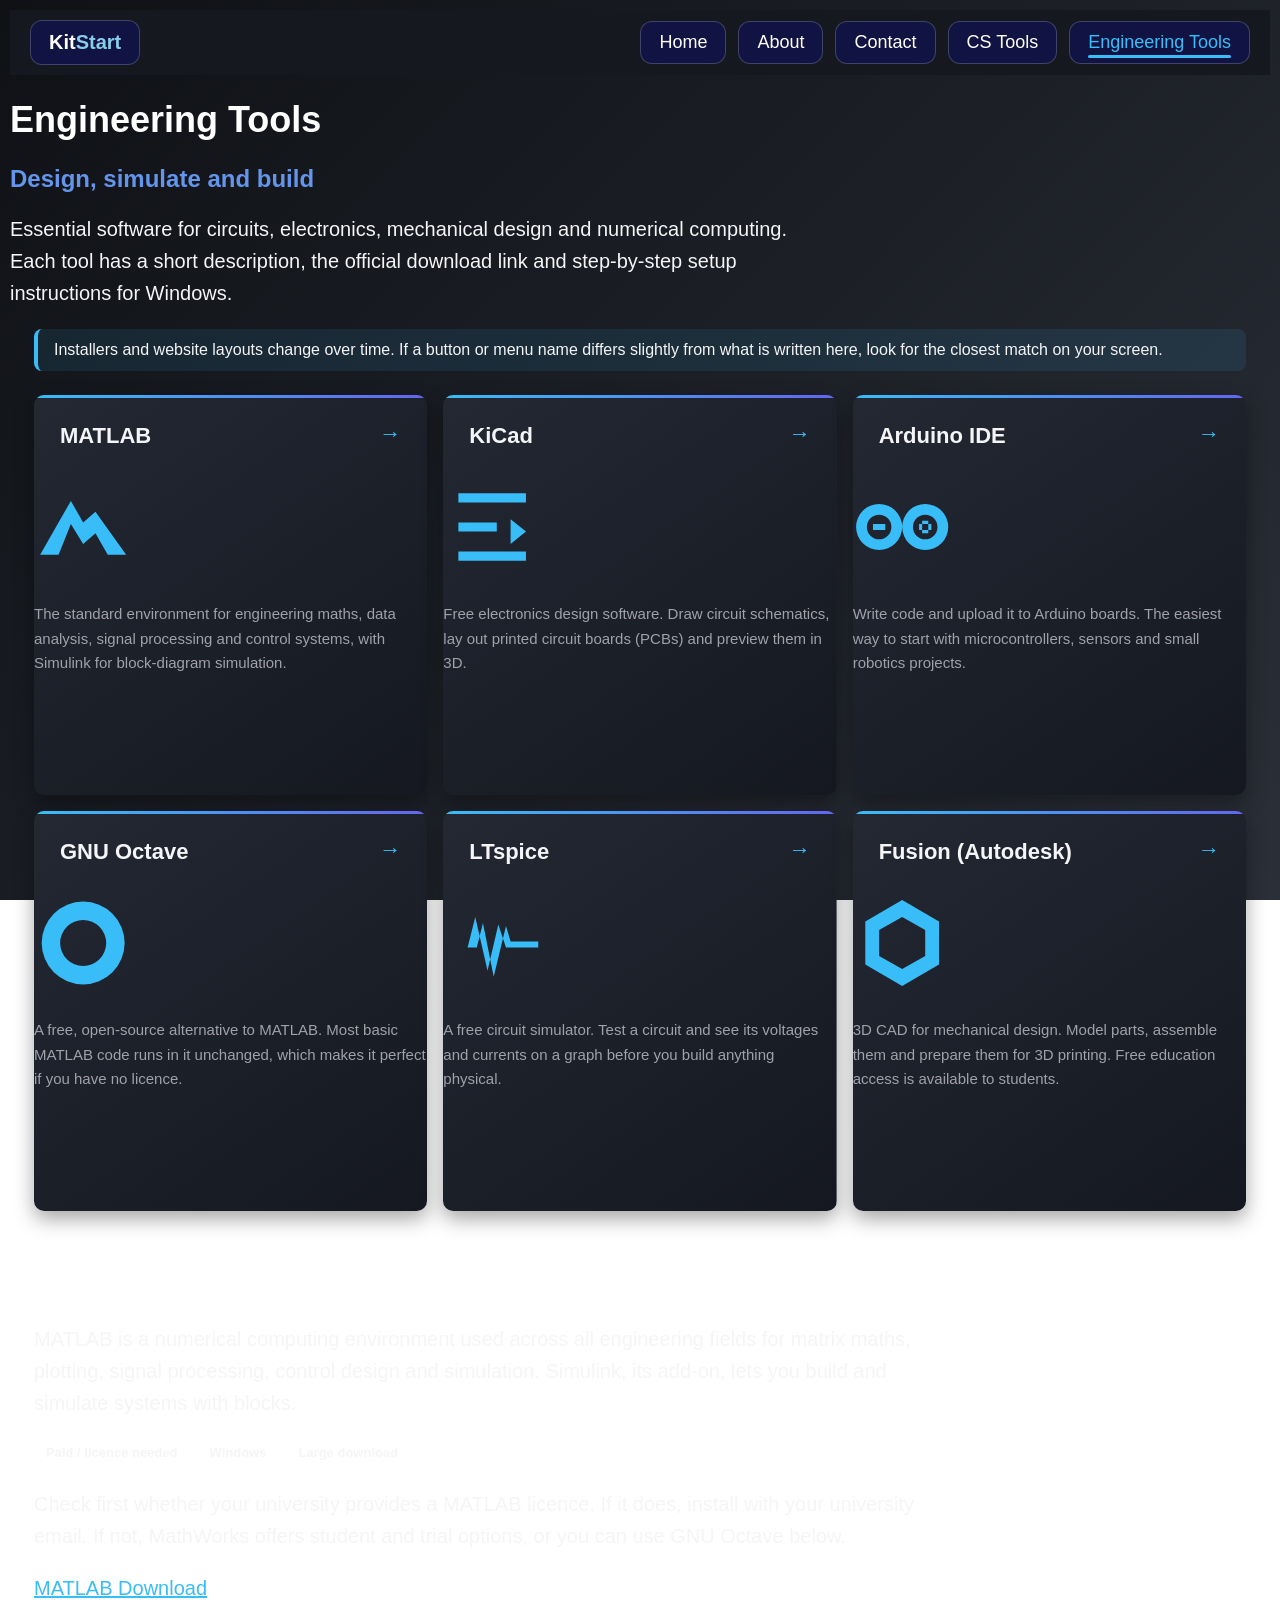
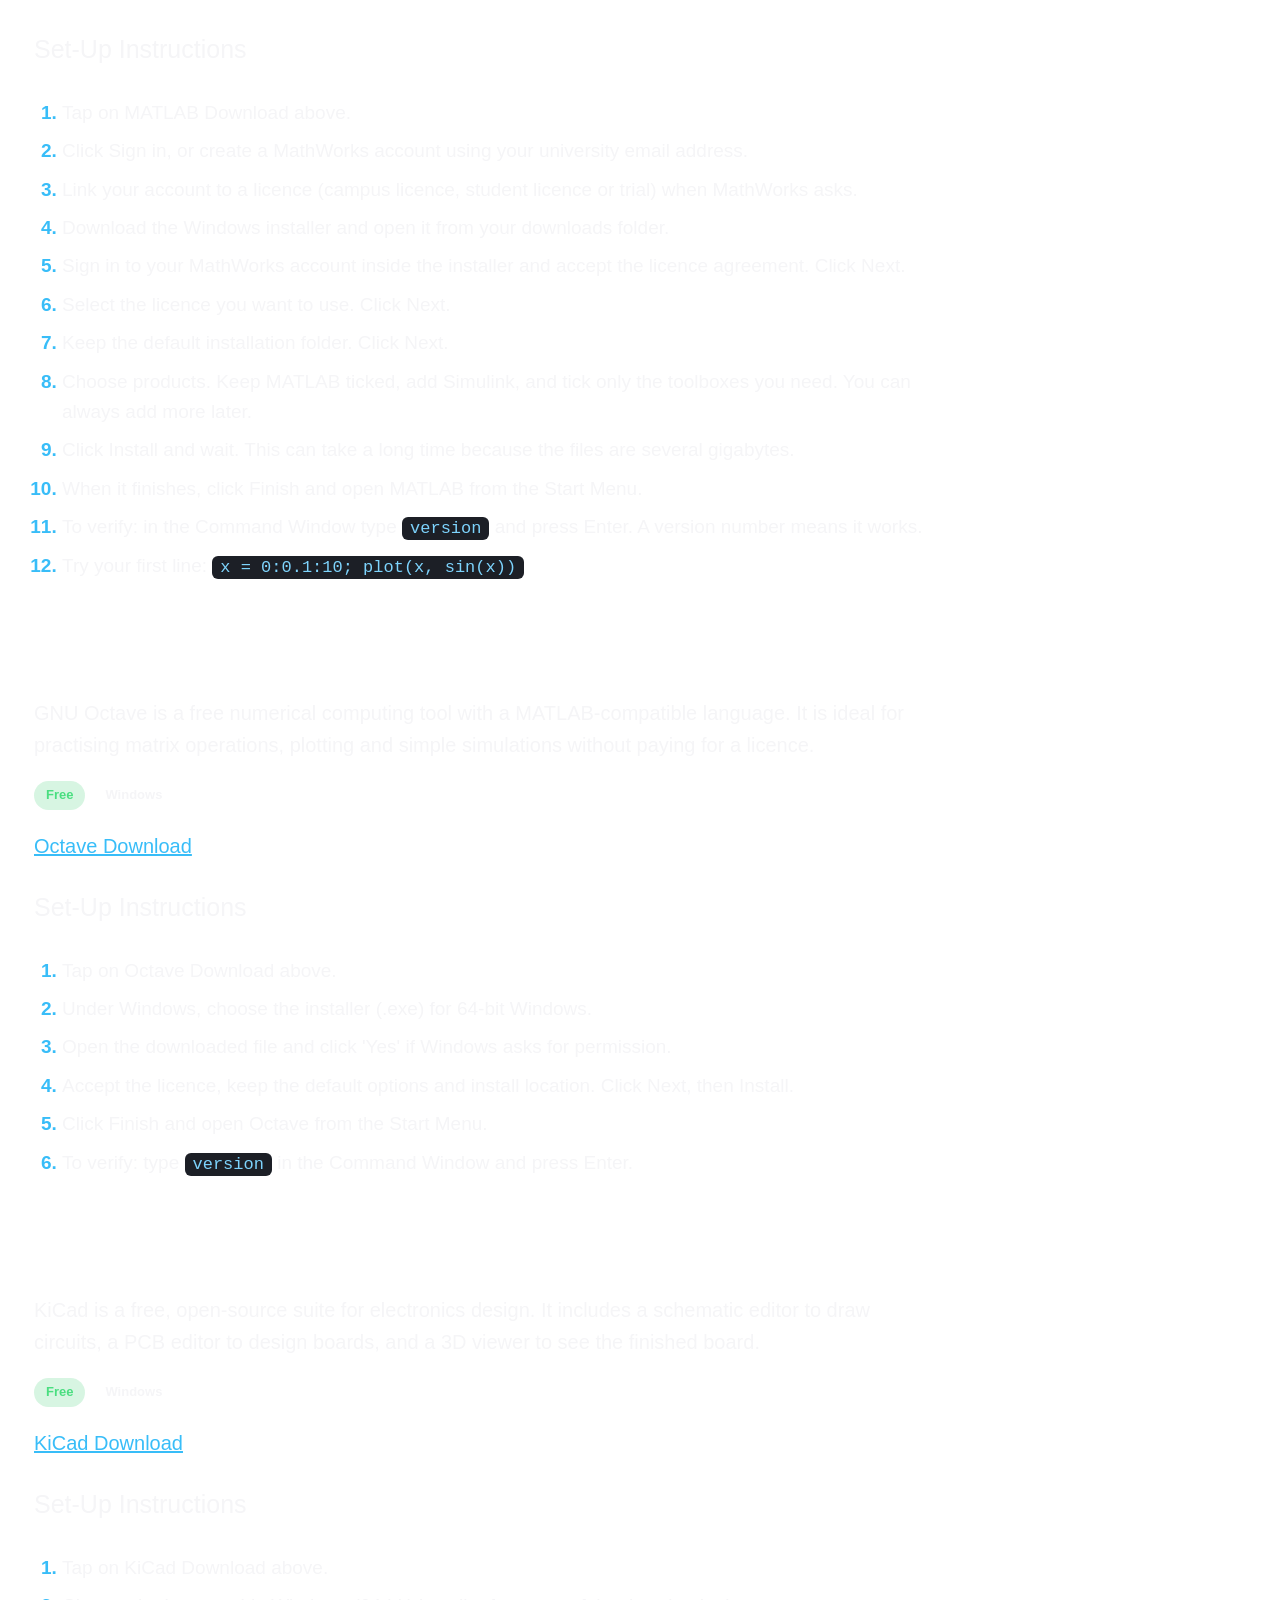
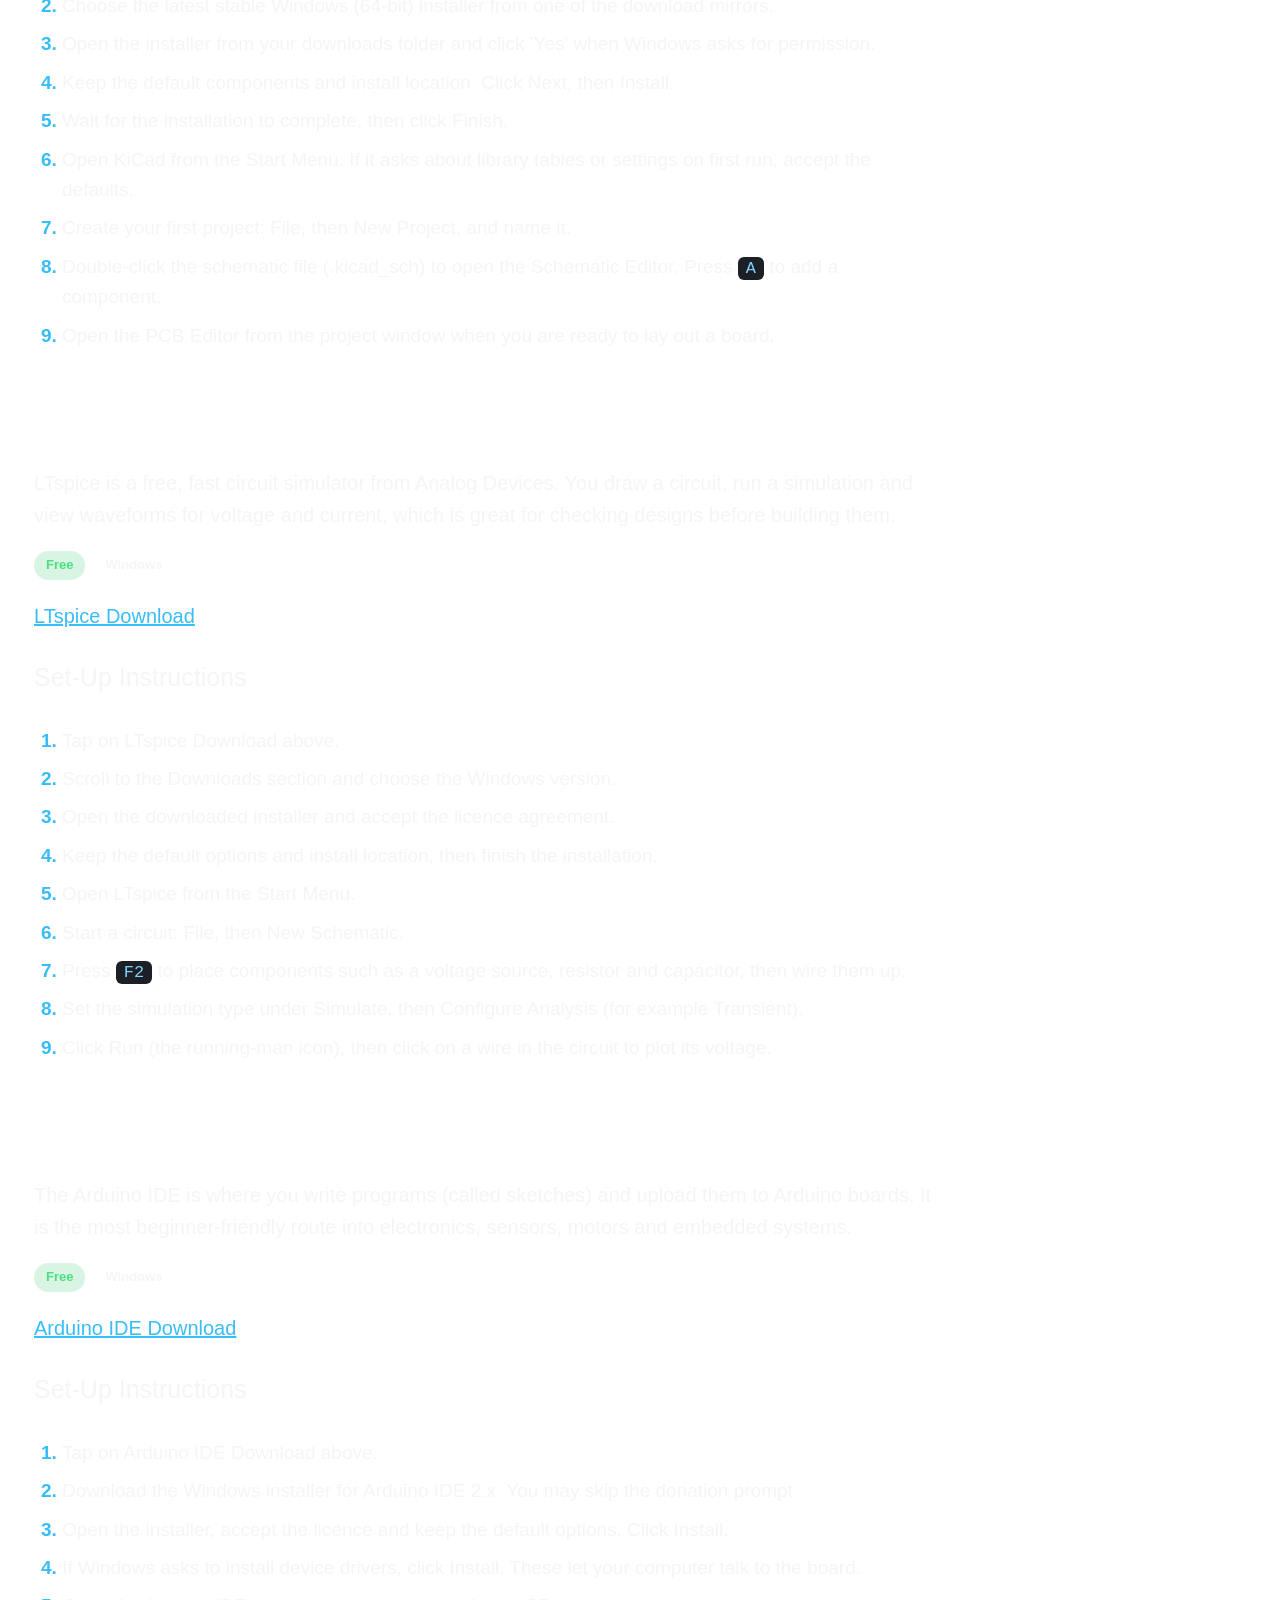
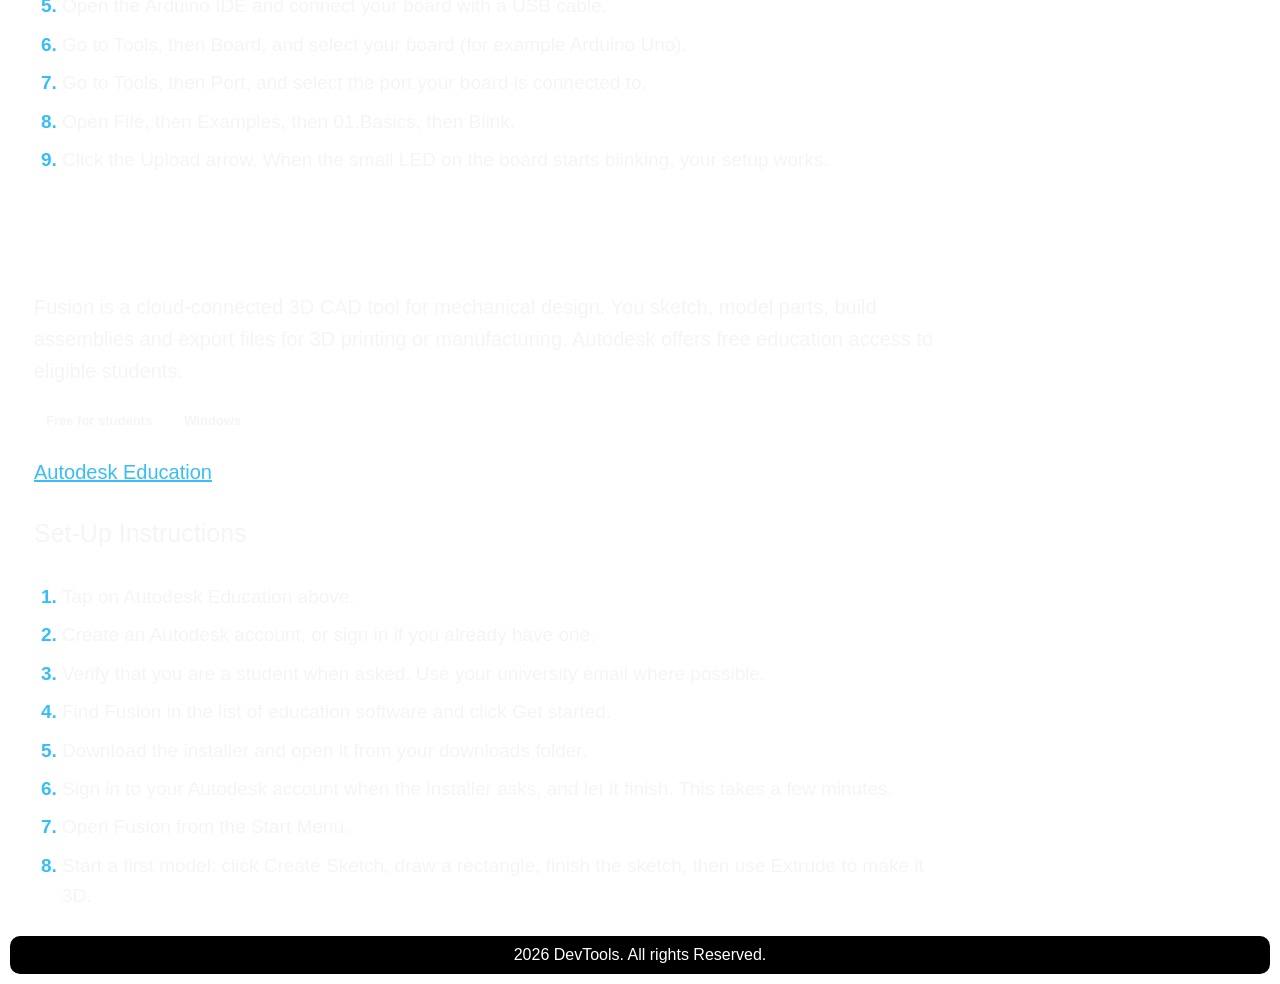
<file: engtools.html>
<!DOCTYPE html>
<html lang="en">
<head>
    <meta charset="UTF-8">
    <meta name="viewport" content="width=device-width, initial-scale=1.0">
    <title> Engineering Tools | KitStart </title>
    <!-- style.css first (shared look), engtools.css second (page extras) -->
    <link rel="stylesheet" href="style.css">
    
    <link rel="icon" href="favicon.svg" type="image/svg+xml">
</head>
<body>
    <header>
     <nav class="navbar">
        <span class="logo">Kit<span class="accent">Start</span></span>
         <div class="navlinks">
        <a href="index.html">Home</a>
        <a href="devtoolsv.html#about">About</a>
        <a href="devtoolsv.html#contact">Contact</a>
        <a href="devtoolsv.html">CS Tools</a>
        <a href="engtools.html" class="active">Engineering Tools</a>
         </div>
     </nav>
    </header>

<h1> Engineering Tools </h1>
<h2> Design, simulate and build </h2>
<p class="about"> Essential software for circuits, electronics, mechanical design and numerical computing. Each tool has a short description, the official download link and step-by-step setup instructions for Windows.</p>

<p class="note"> Installers and website layouts change over time. If a button or menu name differs slightly from what is written here, look for the closest match on your screen. </p>

<ul id="et">
    <li>
        <a href="#matlab"> MATLAB </a>
        <svg viewBox="0 0 128 128"><path d="M8 100 L48 30 L64 58 L80 44 L120 100 L96 100 L80 72 L64 86 L48 60 L32 100 Z"></path></svg>
        <span class="cardtext"><p><span class="card-desc"> The standard environment for engineering maths, data analysis, signal processing and control systems, with Simulink for block-diagram simulation. </span></p></span>
    </li>
    <li>
        <a href="#octave"> GNU Octave </a>
        <svg viewBox="0 0 128 128"><path fill-rule="evenodd" d="M64 10a54 54 0 1 0 0 108 54 54 0 0 0 0-108zm0 24a30 30 0 1 1 0 60 30 30 0 0 1 0-60z"></path></svg>
        <span class="cardtext"><p><span class="card-desc"> A free, open-source alternative to MATLAB. Most basic MATLAB code runs in it unchanged, which makes it perfect if you have no licence. </span></p></span>
    </li>
    <li>
        <a href="#kicad"> KiCad </a>
        <svg viewBox="0 0 128 128"><path d="M20 20h88v12H20zM20 58h50v12H20zM20 96h88v12H20zM88 54l20 16-20 16z"></path></svg>
        <span class="cardtext"><p><span class="card-desc"> Free electronics design software. Draw circuit schematics, lay out printed circuit boards (PCBs) and preview them in 3D. </span></p></span>
    </li>
    <li>
        <a href="#ltspice"> LTspice </a>
        <svg viewBox="0 0 128 128"><path d="M4 70h28l10-40 16 70 14-60 10 30h42v-8H88L82 42 66 108 52 38 44 70H4z"></path></svg>
        <span class="cardtext"><p><span class="card-desc"> A free circuit simulator. Test a circuit and see its voltages and currents on a graph before you build anything physical. </span></p></span>
    </li>
    <li>
        <a href="#arduino"> Arduino IDE </a>
        <svg viewBox="0 0 128 128"><path fill-rule="evenodd" d="M34 34a30 30 0 1 0 0 60 30 30 0 0 0 0-60zm0 14a16 16 0 1 1 0 32 16 16 0 0 1 0-32zM94 34a30 30 0 1 0 0 60 30 30 0 0 0 0-60zm0 14a16 16 0 1 1 0 32 16 16 0 0 1 0-32zM26 60h16v8H26zM86 60h16v8H86zM90 56h8v16h-8z"></path></svg>
        <span class="cardtext"><p><span class="card-desc"> Write code and upload it to Arduino boards. The easiest way to start with microcontrollers, sensors and small robotics projects. </span></p></span>
    </li>
    <li>
        <a href="#fusion"> Fusion (Autodesk) </a>
        <svg viewBox="0 0 128 128"><path d="M64 8 112 36V92L64 120 16 92V36zM64 30 34 47V81L64 98 94 81V47z" fill-rule="evenodd"></path></svg>
        <span class="cardtext"><p><span class="card-desc"> 3D CAD for mechanical design. Model parts, assemble them and prepare them for 3D printing. Free education access is available to students. </span></p></span>
    </li>
</ul>

<section id="matlab">
    <h1> 1. MATLAB </h1>
    <p> MATLAB is a numerical computing environment used across all engineering fields for matrix maths, plotting, signal processing, control design and simulation. Simulink, its add-on, lets you build and simulate systems with blocks.</p>
    <p class="meta"><span class="chip">Paid / licence needed</span><span class="chip">Windows</span><span class="chip">Large download</span></p>
    <p> Check first whether your university provides a MATLAB licence. If it does, install with your university email. If not, MathWorks offers student and trial options, or you can use GNU Octave below.</p>
    <p><a href="https://www.mathworks.com/downloads/" target="_blank" rel="noopener">MATLAB Download</a></p>
    <p class="setup"> Set-Up Instructions </p>
    <ol class="steps">
        <li> Tap on MATLAB Download above. </li>
        <li> Click Sign in, or create a MathWorks account using your university email address. </li>
        <li> Link your account to a licence (campus licence, student licence or trial) when MathWorks asks. </li>
        <li> Download the Windows installer and open it from your downloads folder. </li>
        <li> Sign in to your MathWorks account inside the installer and accept the licence agreement. Click Next. </li>
        <li> Select the licence you want to use. Click Next. </li>
        <li> Keep the default installation folder. Click Next. </li>
        <li> Choose products. Keep MATLAB ticked, add Simulink, and tick only the toolboxes you need. You can always add more later. </li>
        <li> Click Install and wait. This can take a long time because the files are several gigabytes. </li>
        <li> When it finishes, click Finish and open MATLAB from the Start Menu. </li>
        <li> To verify: in the Command Window type <code>version</code> and press Enter. A version number means it works. </li>
        <li> Try your first line: <code>x = 0:0.1:10; plot(x, sin(x))</code> </li>
    </ol>
</section>

<section id="octave">
    <h1> 2. GNU Octave </h1>
    <p> GNU Octave is a free numerical computing tool with a MATLAB-compatible language. It is ideal for practising matrix operations, plotting and simple simulations without paying for a licence.</p>
    <p class="meta"><span class="chip free">Free</span><span class="chip">Windows</span></p>
    <p><a href="https://octave.org/download" target="_blank" rel="noopener">Octave Download</a></p>
    <p class="setup"> Set-Up Instructions </p>
    <ol class="steps">
        <li> Tap on Octave Download above. </li>
        <li> Under Windows, choose the installer (.exe) for 64-bit Windows. </li>
        <li> Open the downloaded file and click 'Yes' if Windows asks for permission. </li>
        <li> Accept the licence, keep the default options and install location. Click Next, then Install. </li>
        <li> Click Finish and open Octave from the Start Menu. </li>
        <li> To verify: type <code>version</code> in the Command Window and press Enter. </li>
    </ol>
</section>

<section id="kicad">
    <h1> 3. KiCad </h1>
    <p> KiCad is a free, open-source suite for electronics design. It includes a schematic editor to draw circuits, a PCB editor to design boards, and a 3D viewer to see the finished board.</p>
    <p class="meta"><span class="chip free">Free</span><span class="chip">Windows</span></p>
    <p><a href="https://www.kicad.org/download/windows/" target="_blank" rel="noopener">KiCad Download</a></p>
    <p class="setup"> Set-Up Instructions </p>
    <ol class="steps">
        <li> Tap on KiCad Download above. </li>
        <li> Choose the latest stable Windows (64-bit) installer from one of the download mirrors. </li>
        <li> Open the installer from your downloads folder and click 'Yes' when Windows asks for permission. </li>
        <li> Keep the default components and install location. Click Next, then Install. </li>
        <li> Wait for the installation to complete, then click Finish. </li>
        <li> Open KiCad from the Start Menu. If it asks about library tables or settings on first run, accept the defaults. </li>
        <li> Create your first project: File, then New Project, and name it. </li>
        <li> Double-click the schematic file (.kicad_sch) to open the Schematic Editor. Press <code>A</code> to add a component. </li>
        <li> Open the PCB Editor from the project window when you are ready to lay out a board. </li>
    </ol>
</section>

<section id="ltspice">
    <h1> 4. LTspice </h1>
    <p> LTspice is a free, fast circuit simulator from Analog Devices. You draw a circuit, run a simulation and view waveforms for voltage and current, which is great for checking designs before building them.</p>
    <p class="meta"><span class="chip free">Free</span><span class="chip">Windows</span></p>
    <p><a href="https://www.analog.com/en/resources/design-tools-and-calculators/ltspice-simulator.html" target="_blank" rel="noopener">LTspice Download</a></p>
    <p class="setup"> Set-Up Instructions </p>
    <ol class="steps">
        <li> Tap on LTspice Download above. </li>
        <li> Scroll to the Downloads section and choose the Windows version. </li>
        <li> Open the downloaded installer and accept the licence agreement. </li>
        <li> Keep the default options and install location, then finish the installation. </li>
        <li> Open LTspice from the Start Menu. </li>
        <li> Start a circuit: File, then New Schematic. </li>
        <li> Press <code>F2</code> to place components such as a voltage source, resistor and capacitor, then wire them up. </li>
        <li> Set the simulation type under Simulate, then Configure Analysis (for example Transient). </li>
        <li> Click Run (the running-man icon), then click on a wire in the circuit to plot its voltage. </li>
    </ol>
</section>

<section id="arduino">
    <h1> 5. Arduino IDE </h1>
    <p> The Arduino IDE is where you write programs (called sketches) and upload them to Arduino boards. It is the most beginner-friendly route into electronics, sensors, motors and embedded systems.</p>
    <p class="meta"><span class="chip free">Free</span><span class="chip">Windows</span></p>
    <p><a href="https://www.arduino.cc/en/software/" target="_blank" rel="noopener">Arduino IDE Download</a></p>
    <p class="setup"> Set-Up Instructions </p>
    <ol class="steps">
        <li> Tap on Arduino IDE Download above. </li>
        <li> Download the Windows installer for Arduino IDE 2.x. You may skip the donation prompt. </li>
        <li> Open the installer, accept the licence and keep the default options. Click Install. </li>
        <li> If Windows asks to install device drivers, click Install. These let your computer talk to the board. </li>
        <li> Open the Arduino IDE and connect your board with a USB cable. </li>
        <li> Go to Tools, then Board, and select your board (for example Arduino Uno). </li>
        <li> Go to Tools, then Port, and select the port your board is connected to. </li>
        <li> Open File, then Examples, then 01.Basics, then Blink. </li>
        <li> Click the Upload arrow. When the small LED on the board starts blinking, your setup works. </li>
    </ol>
</section>

<section id="fusion">
    <h1> 6. Fusion (Autodesk) </h1>
    <p> Fusion is a cloud-connected 3D CAD tool for mechanical design. You sketch, model parts, build assemblies and export files for 3D printing or manufacturing. Autodesk offers free education access to eligible students.</p>
    <p class="meta"><span class="chip">Free for students</span><span class="chip">Windows</span></p>
    <p><a href="https://www.autodesk.com/education/edu-software/overview" target="_blank" rel="noopener">Autodesk Education</a></p>
    <p class="setup"> Set-Up Instructions </p>
    <ol class="steps">
        <li> Tap on Autodesk Education above. </li>
        <li> Create an Autodesk account, or sign in if you already have one. </li>
        <li> Verify that you are a student when asked. Use your university email where possible. </li>
        <li> Find Fusion in the list of education software and click Get started. </li>
        <li> Download the installer and open it from your downloads folder. </li>
        <li> Sign in to your Autodesk account when the installer asks, and let it finish. This takes a few minutes. </li>
        <li> Open Fusion from the Start Menu. </li>
        <li> Start a first model: click Create Sketch, draw a rectangle, finish the sketch, then use Extrude to make it 3D. </li>
    </ol>
</section>

<footer> 2026 DevTools. All rights Reserved. </footer>

</body>
</html>
</file>
<file: style.css>
* {
        box-sizing: border-box;
    }

    html {
        scroll-behavior: smooth;
    }


    html {
    -webkit-text-size-adjust: 100%;
}

img, svg {
    max-width: 100%;
}

    .hero {
    display: flex;
    flex-direction: column;
    justify-content: center;
    align-items: center;
    text-align: center;
    min-height: auto;
    padding: 60px 10px;
    max-width: none;
    margin: 0 auto;
    width: 100%;
}

   .badge {
     display: inline-block;
    padding: 8px 16px;
    background-color: rgba(56, 189, 248, 0.12);
    color: #38bdf8;
    border-radius: 999px;
    font-size: 14px;
    font-weight: bold;
    text-transform: uppercase;
    letter-spacing: 1px;
   }

    body {
        background-color: #111318;
        background: linear-gradient(135deg, #0f1115, #1c1f26, #2b2f38);
        background-attachment: fixed;
        min-height: 100vh;
        margin: 10px;
        font-family: Arial, Helvetica, sans-serif;
    }

header {
    position: sticky;
    top: 0;
    z-index: 100;
    background-color: #15181e;  
    padding: 10px 20px;
}

    .navbar {

        display : flex;
        justify-content: space-between;
        align-items: center;
        padding: 0;
        margin: 0;
    }

    .logo,
    .navlinks a {
        background-color: rgba(5, 9, 238, 0.18);
    backdrop-filter: blur(10px);
    -webkit-backdrop-filter: blur(10px);
    border: 1px solid rgba(255, 255, 255, 0.2);
    border-radius: 12px;
    padding: 10px 18px;
    }

    .navlinks a {
        position: relative
    }

    .navlinks a.active::after {
            content: "";
            position: absolute;
            left: 18px;
            right: 18px;
            bottom: 5px;
            height: 3px;
            border-radius: 2px;
            background-color: #38bdf8;

    }

    .navlinks a.active {
              color: #38bdf8;
    }

    .navlinks {
        display: flex;
        gap: 12px;
    }


    
    a {
        color: white;
        font-size: 20px;
        text-decoration : none;
    }
    a:hover {
        color : orange ;
    }

    .logo {
        color : white;
        font-weight: bold;
        font-family: Verdana, Tahoma, sans-serif; 
        font-size: 20px;
    }
    
    .logo .accent{
    color: skyblue;

    }
    

p {
    font-size : 20px;
    color : #F5F5F7;
}

li {
    background-color: blue;
    color: blue;
    min-height: 400px;
    border-radius: 10px;
    padding: 0;
    margin: 0;
    width: 100%;
    background: linear-gradient(145deg, #232833, #151820);
    box-shadow: 0 8px 20px rgba(0, 0, 0, 0.35);
    transition: transform 0.3s ease, box-shadow 0.3s ease, border-color 0.3s ease;
    cursor: pointer;
    position: relative  ;
    overflow: hidden;
    background-size: cover;
    background-position: center;
    background-repeat: no-repeat;

}

li::before {
    content: "";
    position: absolute;
    top: 0;
    left: 0;
    width: 100%;
    height: 3px;
    background: linear-gradient(90deg, #38bdf8, #6366f1);
    inset: 0;
}

li a {
    color: black;
    display: flex;
    justify-content: space-between;
    align-items: flex-start;
    padding: 28px 26px;
    color: #f5f5f7;
    font-size: 22px;
    font-weight: bold;
    flex-direction: column;
    width: 100%,
}

li a::before {
   content: "";
   position: absolute;
   inset: 0; 
}

li a::after {
    content: "→";
    color: #38bdf8;
    transition: transform 0.3s ease;
    position: absolute;
    top: 26px;
    right: 26px;
}

li:hover {
    transform: translateX(-8px);
    
    border-left: none;
    box-shadow: 0 16px 32px rgba(0, 0, 0, 0.5); 
}

li:hover a {
    color: white;
}

li:hover a::after {
    transform: translateX(6px);
}

li svg {
    width: 25%;
    height: 25%;
    flex-shrink: 0;
    fill: #38bdf8;
}

#ih li {
    display: flex;
    height: auto;
    min-height: 320px;
    background-size: cover;
    background-position: center;
}

#ih li a {
    flex: 1;
    display: flex;
    flex-direction: row;
    justify-content: space-between;
    align-items: flex-end;
    padding: 28px 26px;
}

#ih li a::after {
    position: static;
}

.card-text {
    display: flex;
    flex-direction: column;
    gap: 6px;
}

.card-title {
    font-size: 22px;
    font-weight: bold;
}

.card-desc {
    font-size: 15px;
    line-height: 1.5;
    color: #a1a1aa;
}
.cscard {
    background-image:
        linear-gradient(rgba(15, 17, 21, 0.55), rgba(15, 17, 21, 0.85)),
        url("cs.png");
}

.engcard {
    background-image:
        linear-gradient(rgba(15, 17, 21, 0.55), rgba(15, 17, 21, 0.85)),
        url("eng.png");
}

#dt {
    display: grid;
    grid-template-rows: repeat(3, auto);
    grid-auto-flow: column;
    grid-auto-columns: 1fr;
    gap : 16px;
    list-style: none;
    padding: 0;
    margin: 24px 24px;
}

#ih {
    display: grid;
    grid-template-rows: repeat(1, auto);
    grid-auto-flow: column;
    grid-auto-columns: 1fr;
    gap : 16px;
    list-style: none;
    padding: 0;
    margin: 0 24px;
}

h1 {
    color: white;
    font-family: Arial;
    font-size: 36px;
    font-weight: 700;
}

h2 {
    color: cornflowerblue;
    font-family: Arial;
    font-size: 24px;
    font-weight: 650;
}

.setup {
    font-size: 25px;
    
}

 @media (max-width: 600px){
        ul{
        grid-template-rows: none;
        grid-auto-flow: row;
        }
    }

footer {
    background-color: black;
    color: white;
    text-align: center;
    padding: 10px;
    border-radius: 10px;
    margin-top: 20px;
}

/* engtools.css - extras for engtools.html. Load AFTER style.css */

/* Card grid: wraps automatically, so you can add more tools later */
#et {
    display: grid;
    grid-template-rows: repeat(2, auto);
    grid-auto-flow: column;
    grid-auto-columns: 1fr;
    gap : 16px;
    list-style: none;
    padding: 0;
    margin: 24px 24px;
}


/* Navbar has 5 links now: let it wrap on small screens */
.navbar {
    flex-wrap: wrap;
    gap: 10px;
}

.navlinks {
    flex-wrap: wrap;
}

.navlinks a {
    font-size: 18px;
}

/* Intro text and the small notice box */
.about {
    max-width: 800px;
    line-height: 1.6;
}

.note {
    font-size: 16px;
    background-color: rgba(56, 189, 248, 0.1);
    border-left: 4px solid #38bdf8;
    border-radius: 8px;
    padding: 12px 16px;
    margin: 16px 24px;
}

/* Tool sections */
section {
    margin: 40px 24px 0;
    max-width: 900px;
    scroll-margin-top: 80px; /* keeps the heading visible below the sticky header */
}

section[id] p {
    line-height: 1.6;
}

section[id] a {
    color: #38bdf8;
    text-decoration: underline;
}

section[id] a:hover {
    color: orange;
}

/* Labels like Free / Windows */
.meta {
    display: flex;
    flex-wrap: wrap;
    gap: 8px;
}

.chip {
    font-size: 13px;
    font-weight: bold;
    padding: 4px 12px;
    border-radius: 999px;
    background-color: rgba(255, 255, 255, 0.1);
    color: #F5F5F7;
}

.chip.free {
    background-color: rgba(34, 197, 94, 0.18);
    color: #4ade80;
}

/* Numbered steps.
   The global "li" rule in style.css turns every list item into a big card,
   so these rules switch that off for the steps only. */
ol.steps {
    padding-left: 28px;
    margin: 12px 0 0;
}

ol.steps li {
    min-height: 0;
    width: auto;
    background: none;
    box-shadow: none;
    border-radius: 0;
    overflow: visible;
    cursor: default;
    position: static;
    transform: none;
    color: #F5F5F7;
    font-size: 19px;
    line-height: 1.6;
    padding: 4px 0;
}

ol.steps li::before {
    display: none;
}

ol.steps li:hover {
    transform: none;
    box-shadow: none;
}

ol.steps li::marker {
    color: #38bdf8;
    font-weight: bold;
}

/* Commands */
code {
    font-family: Consolas, "Courier New", monospace;
    font-size: 17px;
    background-color: #1c1f26;
    color: #7dd3fc;
    padding: 2px 8px;
    border-radius: 6px;
}

@media (max-width: 700px) {

    /* Header: stack the logo above the links, and stop it hogging the screen */
    header {
        position: static;
        padding: 10px;
    }

    .navbar {
        flex-direction: column;
        gap: 10px;
    }

    .navlinks {
        flex-wrap: wrap;
        justify-content: center;
        gap: 8px;
    }

    .navlinks a {
        font-size: 15px;
        padding: 8px 12px;
    }

    .navlinks a.active::after {
        left: 12px;
        right: 12px;
        bottom: 3px;
    }

    .logo {
        font-size: 18px;
    }

    /* Cards: one per row (IDs are needed to beat the desktop rules) */
    #dt, #ih, #et {
        grid-template-rows: none;
        grid-template-columns: 1fr;
        grid-auto-flow: row;
        margin: 16px 0;
    }

    li {
        min-height: 260px;
    }

    #ih li {
        min-height: 200px;
    }

    li a {
        font-size: 20px;
        padding: 20px;
    }

    li:hover {
        transform: none;   /* hover effects get "stuck" on touch screens */
    }

    /* Text sizes */
    h1 { font-size: 28px; }
    h2 { font-size: 20px; }
    p  { font-size: 17px; }
    .setup { font-size: 21px; }

    .hero {
        padding: 40px 10px;
    }

    /* Stop long commands and links from pushing the page wider */
    p, li, section {
        overflow-wrap: anywhere;

            li svg {
        width: 64px;
        height: 64px;
        margin: 8px 20px 0;   /* lines the icon up with the card text */
    }

    .cardtext {
        display: block;
        padding: 0 20px 20px;
    }

    .card-desc {
        font-size: 15px;
    }
    }
}
</file>
